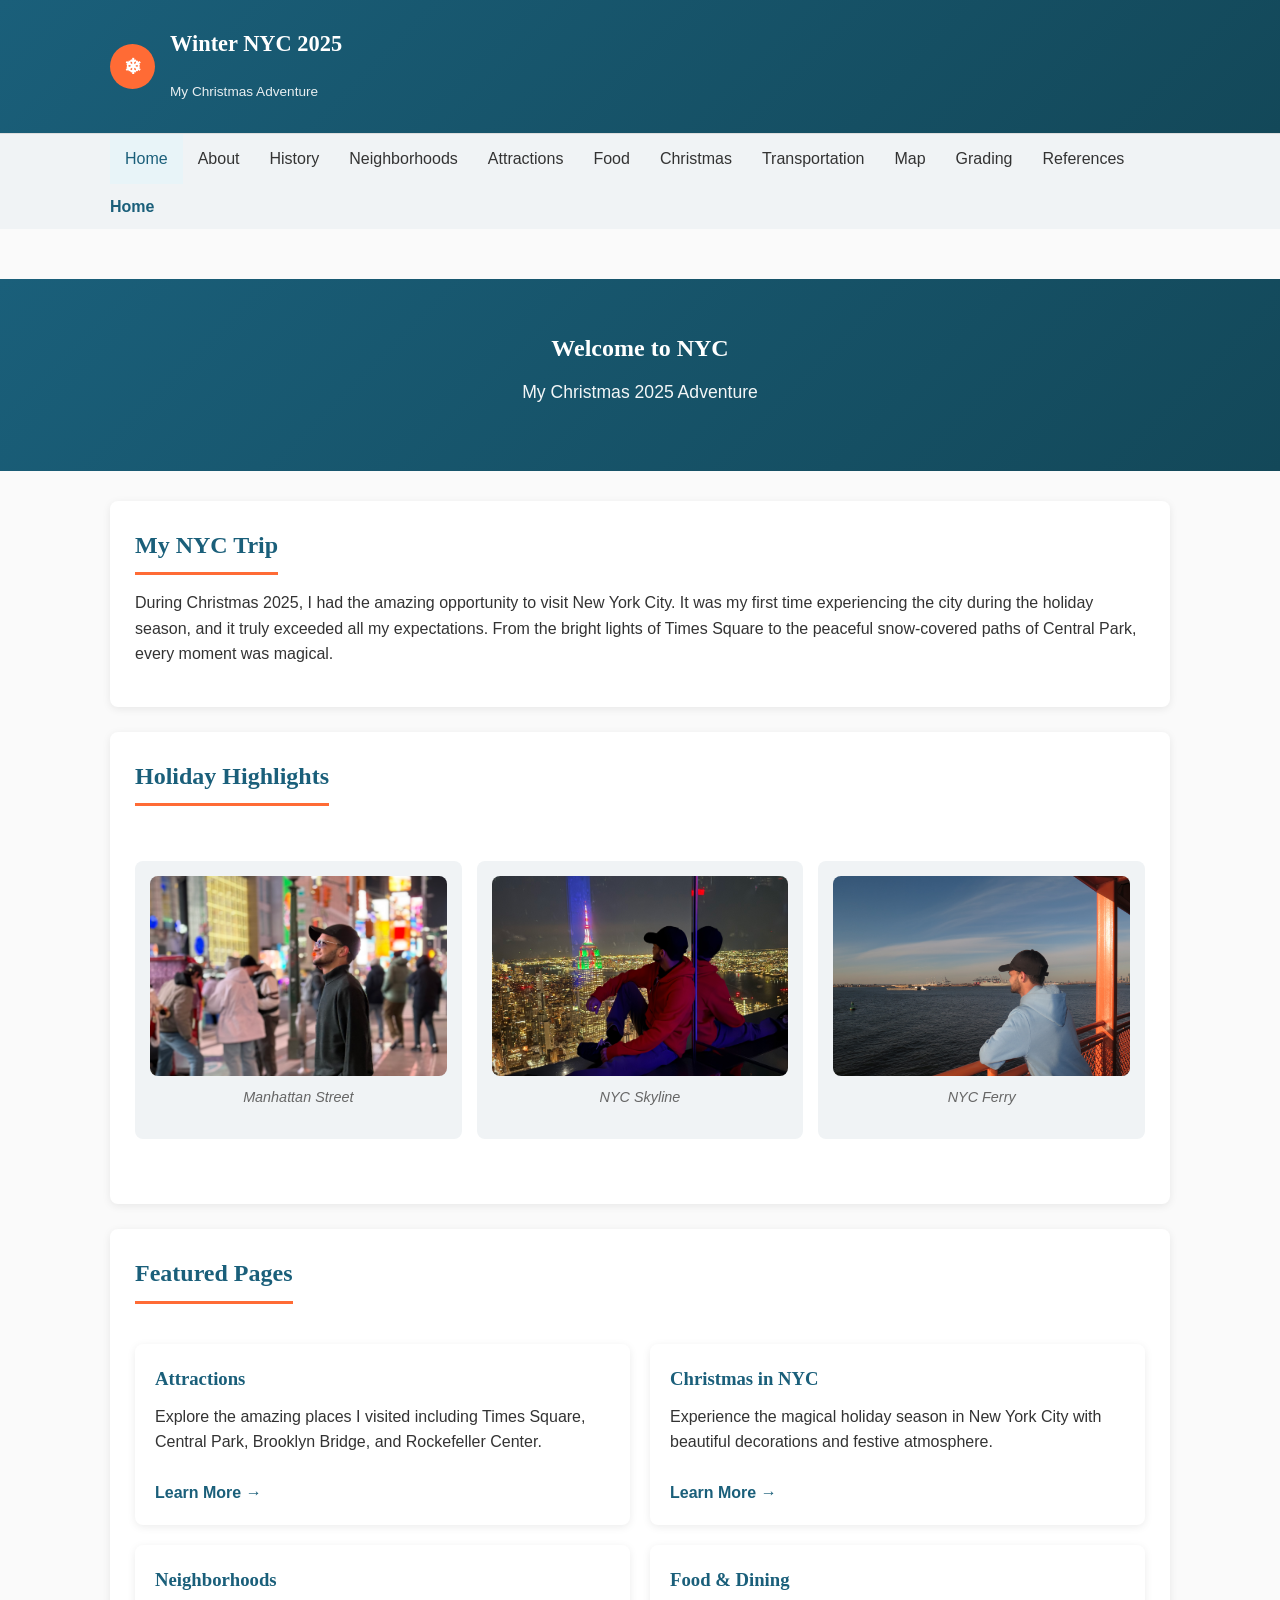
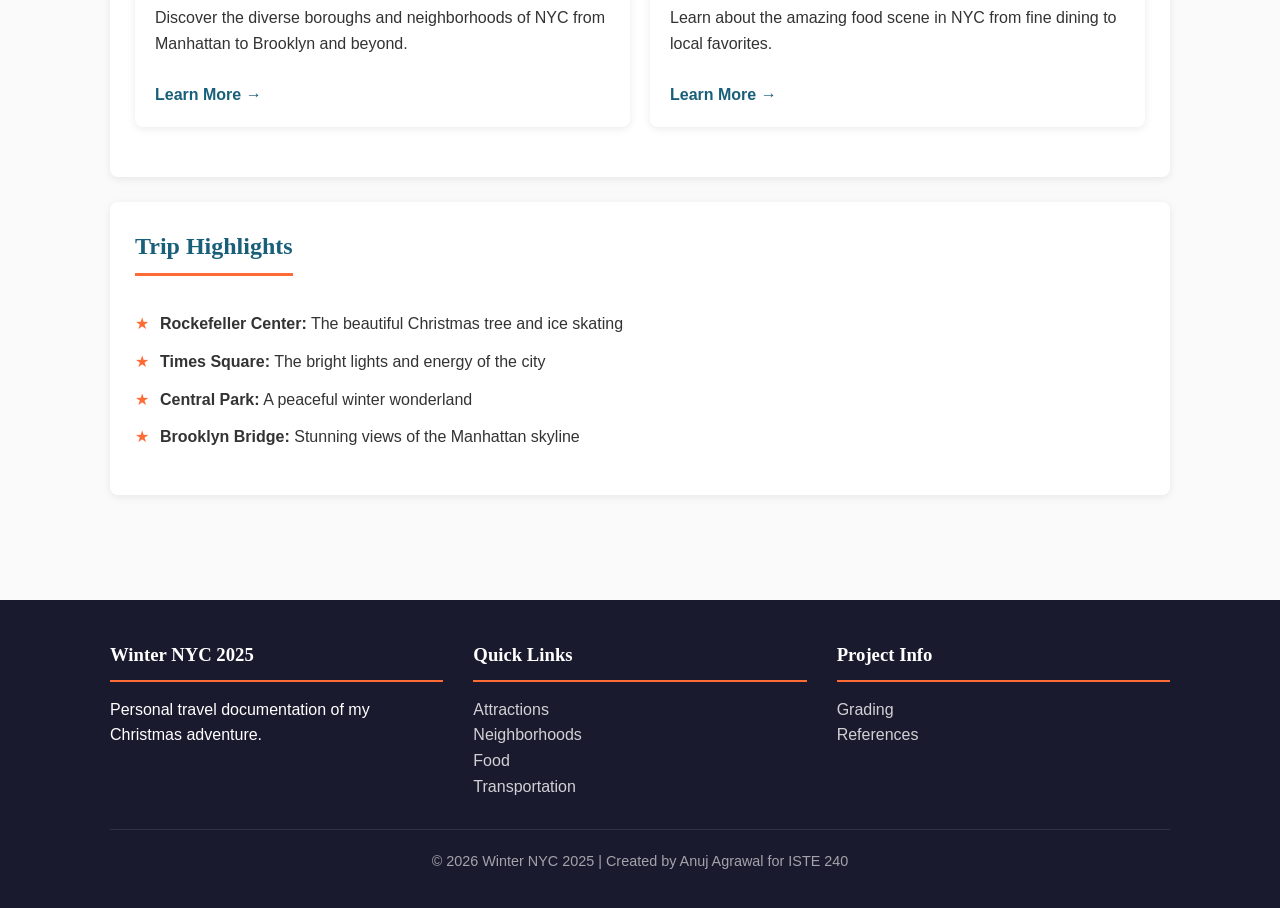
<file: index.html>
<!doctype html>
<html lang="en">
  <head>
    <meta charset="UTF-8" />
    <meta name="viewport" content="width=device-width, initial-scale=1.0" />
    <title>Home - Winter NYC 2025</title>
    <link rel="stylesheet" href="css/styles.css" />
  </head>
  <body>
    <header class="site-header">
      <div class="container">
        <div class="header-content">
          <div class="logo-section">
            <div class="logo">❄</div>
            <div>
              <h1 class="site-title">
                <a href="index.html">Winter NYC 2025</a>
              </h1>
              <p class="tagline">My Christmas Adventure</p>
            </div>
          </div>
        </div>
      </div>
    </header>

    <nav class="main-nav">
      <div class="container">
        <ul class="nav-list">
          <li><a href="index.html" class="active">Home</a></li>
          <li><a href="about.html">About</a></li>
          <li><a href="history.html">History</a></li>
          <li><a href="neighborhoods.html">Neighborhoods</a></li>
          <li class="dropdown">
            <a href="attractions.html">Attractions</a>
            <ul class="dropdown-menu">
              <li><a href="times-square.html">Times Square</a></li>
              <li><a href="central-park.html">Central Park</a></li>
              <li><a href="brooklyn-bridge.html">Brooklyn Bridge</a></li>
              <li><a href="rockefeller.html">Rockefeller Center</a></li>
            </ul>
          </li>
          <li><a href="food.html">Food</a></li>
          <li><a href="christmas.html">Christmas</a></li>
          <li><a href="transportation.html">Transportation</a></li>
          <li><a href="map.html">Map</a></li>
          <li><a href="grading.html">Grading</a></li>
          <li><a href="references.html">References</a></li>
        </ul>
      </div>
    </nav>

    <div class="breadcrumbs">
      <div class="container">
        <ul>
          <li class="you-are-here">Home</li>
        </ul>
      </div>
    </div>

    <main>
      <section class="page-hero">
        <div class="container">
          <h1>Welcome to NYC</h1>
          <p class="subtitle">My Christmas 2025 Adventure</p>
        </div>
      </section>

      <div class="container">
        <section class="feature-section">
          <h2>My NYC Trip</h2>
          <p>
            During Christmas 2025, I had the amazing opportunity to visit New
            York City. It was my first time experiencing the city during the
            holiday season, and it truly exceeded all my expectations. From the
            bright lights of Times Square to the peaceful snow-covered paths of
            Central Park, every moment was magical.
          </p>
        </section>

        <section class="feature-section">
          <h2>Holiday Highlights</h2>
          <div class="image-row" style="grid-template-columns: repeat(3, 1fr)">
            <div class="image-container">
              <img src="images/ManhattanStreet.jpeg" alt="Manhattan Street" />
              <p class="image-caption">Manhattan Street</p>
            </div>
            <div class="image-container">
              <img src="images/Skyline.jpeg" alt="NYC Skyline" />
              <p class="image-caption">NYC Skyline</p>
            </div>
            <div class="image-container">
              <img src="images/NYCFerry.jpeg" alt="NYC Ferry" />
              <p class="image-caption">NYC Ferry</p>
            </div>
          </div>
        </section>

        <section class="feature-section">
          <h2>Featured Pages</h2>
          <div
            class="content-grid"
            style="grid-template-columns: repeat(2, 1fr)"
          >
            <div class="content-card">
              <div class="card-content">
                <h3>Attractions</h3>
                <p>
                  Explore the amazing places I visited including Times Square,
                  Central Park, Brooklyn Bridge, and Rockefeller Center.
                </p>
                <a href="attractions.html" class="card-link">Learn More →</a>
              </div>
            </div>
            <div class="content-card">
              <div class="card-content">
                <h3>Christmas in NYC</h3>
                <p>
                  Experience the magical holiday season in New York City with
                  beautiful decorations and festive atmosphere.
                </p>
                <a href="christmas.html" class="card-link">Learn More →</a>
              </div>
            </div>
            <div class="content-card">
              <div class="card-content">
                <h3>Neighborhoods</h3>
                <p>
                  Discover the diverse boroughs and neighborhoods of NYC from
                  Manhattan to Brooklyn and beyond.
                </p>
                <a href="neighborhoods.html" class="card-link">Learn More →</a>
              </div>
            </div>
            <div class="content-card">
              <div class="card-content">
                <h3>Food & Dining</h3>
                <p>
                  Learn about the amazing food scene in NYC from fine dining to
                  local favorites.
                </p>
                <a href="food.html" class="card-link">Learn More →</a>
              </div>
            </div>
          </div>
        </section>

        <section class="feature-section">
          <h2>Trip Highlights</h2>
          <ul class="content-list">
            <li>
              <strong>Rockefeller Center:</strong> The beautiful Christmas tree
              and ice skating
            </li>
            <li>
              <strong>Times Square:</strong> The bright lights and energy of the
              city
            </li>
            <li><strong>Central Park:</strong> A peaceful winter wonderland</li>
            <li>
              <strong>Brooklyn Bridge:</strong> Stunning views of the Manhattan
              skyline
            </li>
          </ul>
        </section>
      </div>
    </main>

    <footer class="site-footer">
      <div class="container">
        <div class="footer-content">
          <div class="footer-section">
            <h3>Winter NYC 2025</h3>
            <p>Personal travel documentation of my Christmas adventure.</p>
          </div>
          <div class="footer-section">
            <h3>Quick Links</h3>
            <ul>
              <li><a href="attractions.html">Attractions</a></li>
              <li><a href="neighborhoods.html">Neighborhoods</a></li>
              <li><a href="food.html">Food</a></li>
              <li><a href="transportation.html">Transportation</a></li>
            </ul>
          </div>
          <div class="footer-section">
            <h3>Project Info</h3>
            <ul>
              <li><a href="grading.html">Grading</a></li>
              <li><a href="references.html">References</a></li>
            </ul>
          </div>
        </div>
        <div class="footer-bottom">
          <p>
            &copy; 2026 Winter NYC 2025 | Created by Anuj Agrawal for ISTE 240
          </p>
        </div>
      </div>
    </footer>
  </body>
</html>
</file>
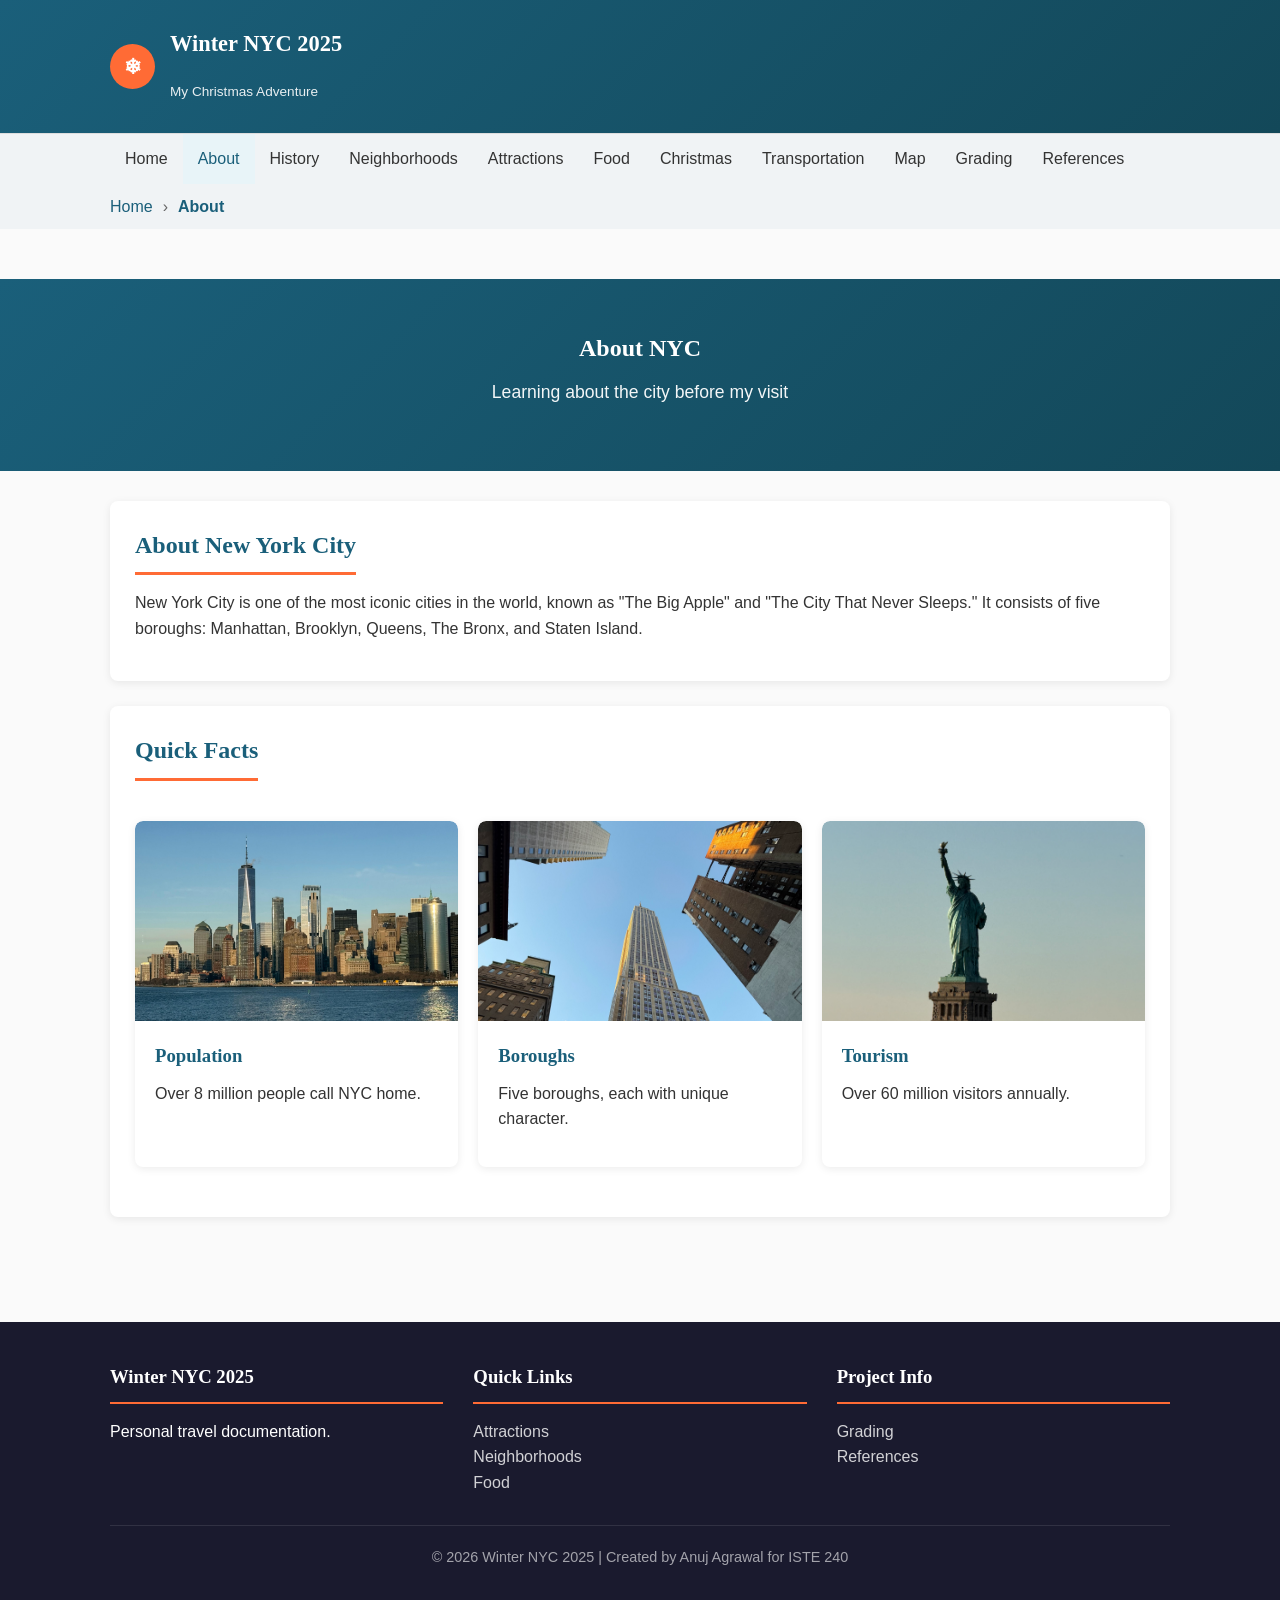
<file: about.html>
<!doctype html>
<html lang="en">
  <head>
    <meta charset="UTF-8" />
    <meta name="viewport" content="width=device-width, initial-scale=1.0" />
    <title>About - Winter NYC 2025</title>
    <link rel="stylesheet" href="css/styles.css" />
  </head>
  <body>
    <header class="site-header">
      <div class="container">
        <div class="header-content">
          <div class="logo-section">
            <div class="logo">❄</div>
            <div>
              <h1 class="site-title">
                <a href="index.html">Winter NYC 2025</a>
              </h1>
              <p class="tagline">My Christmas Adventure</p>
            </div>
          </div>
        </div>
      </div>
    </header>

    <nav class="main-nav">
      <div class="container">
        <ul class="nav-list">
          <li><a href="index.html">Home</a></li>
          <li><a href="about.html" class="active">About</a></li>
          <li><a href="history.html">History</a></li>
          <li><a href="neighborhoods.html">Neighborhoods</a></li>
          <li class="dropdown">
            <a href="attractions.html">Attractions</a>
            <ul class="dropdown-menu">
              <li><a href="times-square.html">Times Square</a></li>
              <li><a href="central-park.html">Central Park</a></li>
              <li><a href="brooklyn-bridge.html">Brooklyn Bridge</a></li>
              <li><a href="rockefeller.html">Rockefeller Center</a></li>
            </ul>
          </li>
          <li><a href="food.html">Food</a></li>
          <li><a href="christmas.html">Christmas</a></li>
          <li><a href="transportation.html">Transportation</a></li>
          <li><a href="map.html">Map</a></li>
          <li><a href="grading.html">Grading</a></li>
          <li><a href="references.html">References</a></li>
        </ul>
      </div>
    </nav>

    <div class="breadcrumbs">
      <div class="container">
        <ul>
          <li><a href="index.html">Home</a></li>
          <li class="you-are-here">About</li>
        </ul>
      </div>
    </div>

    <main>
      <section class="page-hero">
        <div class="container">
          <h1>About NYC</h1>
          <p class="subtitle">Learning about the city before my visit</p>
        </div>
      </section>

      <div class="container">
        <section class="feature-section">
          <h2>About New York City</h2>
          <p>
            New York City is one of the most iconic cities in the world, known
            as "The Big Apple" and "The City That Never Sleeps." It consists of
            five boroughs: Manhattan, Brooklyn, Queens, The Bronx, and Staten
            Island.
          </p>
        </section>

        <section class="feature-section">
          <h2>Quick Facts</h2>
          <div class="content-grid">
            <div class="content-card">
              <img src="images/Manhattan1.jpeg" alt="Manhattan" />
              <div class="card-content">
                <h3>Population</h3>
                <p>Over 8 million people call NYC home.</p>
              </div>
            </div>
            <div class="content-card">
              <img src="images/Manhattan2.jpeg" alt="Manhattan Skyline" />
              <div class="card-content">
                <h3>Boroughs</h3>
                <p>Five boroughs, each with unique character.</p>
              </div>
            </div>
            <div class="content-card">
              <img src="images/StatueofLiberty.jpeg" alt="Statue of Liberty" />
              <div class="card-content">
                <h3>Tourism</h3>
                <p>Over 60 million visitors annually.</p>
              </div>
            </div>
          </div>
        </section>
      </div>
    </main>

    <footer class="site-footer">
      <div class="container">
        <div class="footer-content">
          <div class="footer-section">
            <h3>Winter NYC 2025</h3>
            <p>Personal travel documentation.</p>
          </div>
          <div class="footer-section">
            <h3>Quick Links</h3>
            <ul>
              <li><a href="attractions.html">Attractions</a></li>
              <li><a href="neighborhoods.html">Neighborhoods</a></li>
              <li><a href="food.html">Food</a></li>
            </ul>
          </div>
          <div class="footer-section">
            <h3>Project Info</h3>
            <ul>
              <li><a href="grading.html">Grading</a></li>
              <li><a href="references.html">References</a></li>
            </ul>
          </div>
        </div>
        <div class="footer-bottom">
          <p>
            &copy; 2026 Winter NYC 2025 | Created by Anuj Agrawal for ISTE 240
          </p>
        </div>
      </div>
    </footer>
  </body>
</html>
</file>
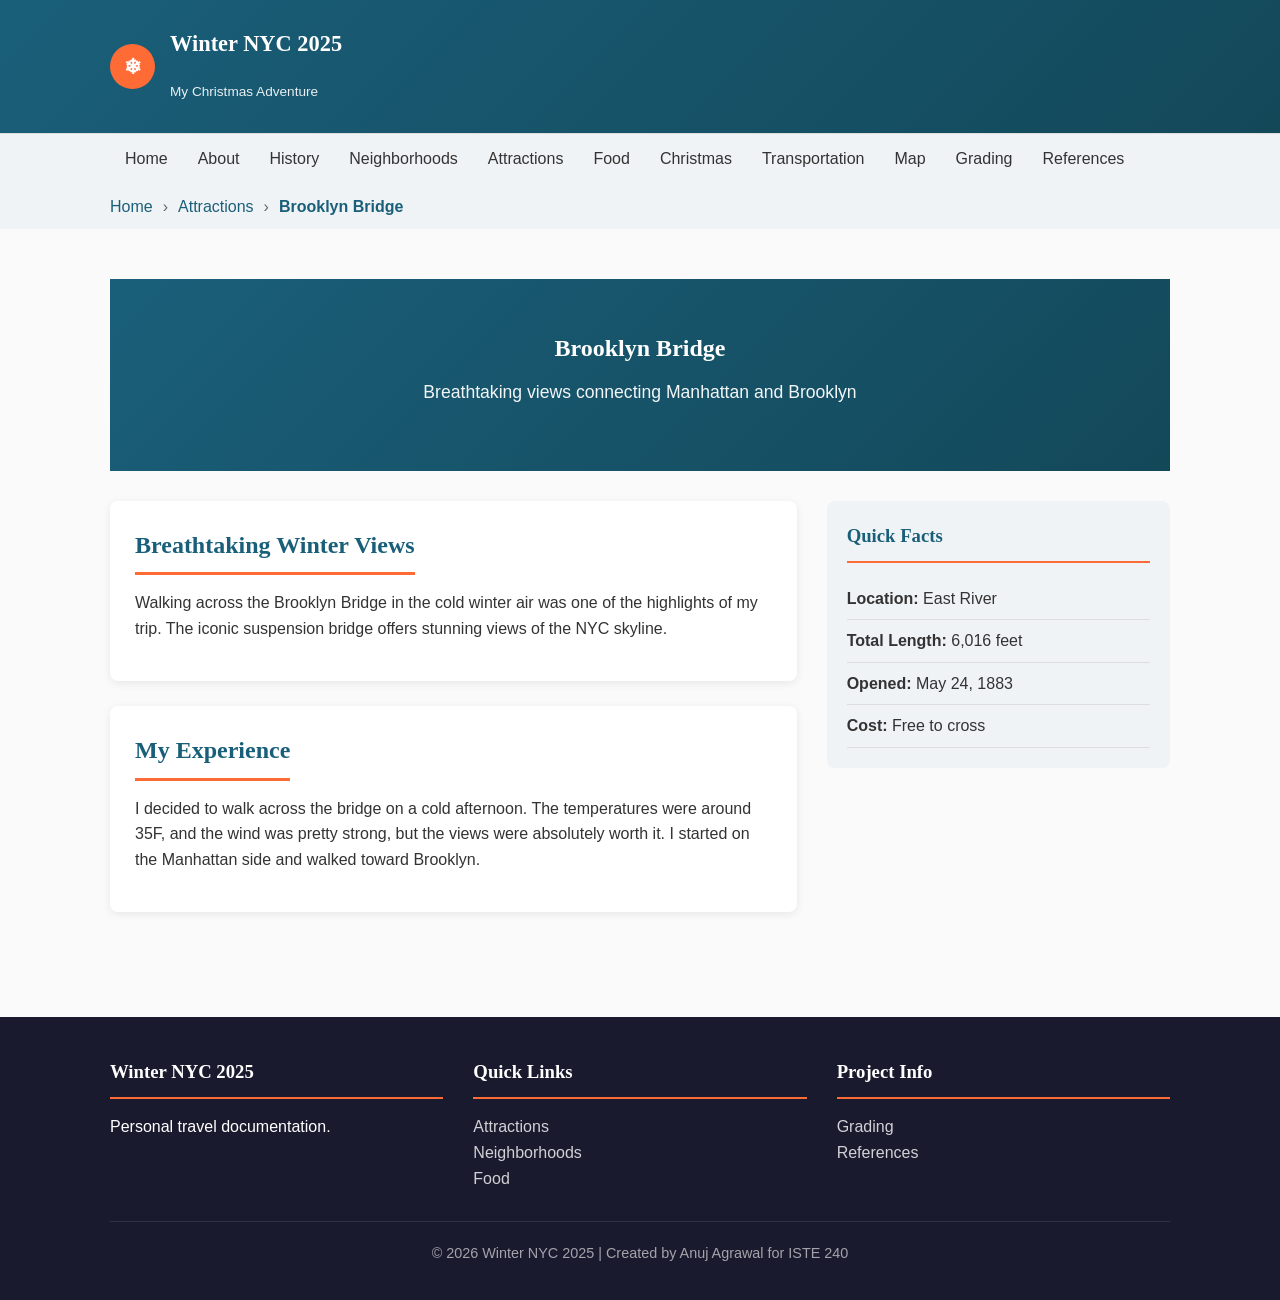
<file: brooklyn-bridge.html>
<!doctype html>
<html lang="en">
  <head>
    <meta charset="UTF-8" />
    <meta name="viewport" content="width=device-width, initial-scale=1.0" />
    <title>Brooklyn Bridge - Winter NYC 2025</title>
    <link rel="stylesheet" href="css/styles.css" />
  </head>
  <body>
    <header class="site-header">
      <div class="container">
        <div class="header-content">
          <div class="logo-section">
            <div class="logo">❄</div>
            <div>
              <h1 class="site-title">
                <a href="index.html">Winter NYC 2025</a>
              </h1>
              <p class="tagline">My Christmas Adventure</p>
            </div>
          </div>
        </div>
      </div>
    </header>

    <nav class="main-nav">
      <div class="container">
        <ul class="nav-list">
          <li><a href="index.html">Home</a></li>
          <li><a href="about.html">About</a></li>
          <li><a href="history.html">History</a></li>
          <li><a href="neighborhoods.html">Neighborhoods</a></li>
          <li class="dropdown">
            <a href="attractions.html">Attractions</a>
            <ul class="dropdown-menu">
              <li><a href="times-square.html">Times Square</a></li>
              <li><a href="central-park.html">Central Park</a></li>
              <li><a href="brooklyn-bridge.html">Brooklyn Bridge</a></li>
              <li><a href="rockefeller.html">Rockefeller Center</a></li>
            </ul>
          </li>
          <li><a href="food.html">Food</a></li>
          <li><a href="christmas.html">Christmas</a></li>
          <li><a href="transportation.html">Transportation</a></li>
          <li><a href="map.html">Map</a></li>
          <li><a href="grading.html">Grading</a></li>
          <li><a href="references.html">References</a></li>
        </ul>
      </div>
    </nav>

    <div class="breadcrumbs">
      <div class="container">
        <ul>
          <li><a href="index.html">Home</a></li>
          <li><a href="attractions.html">Attractions</a></li>
          <li class="you-are-here">Brooklyn Bridge</li>
        </ul>
      </div>
    </div>

    <main>
      <div class="container">
        <section class="page-hero">
          <h1>Brooklyn Bridge</h1>
          <p class="subtitle">
            Breathtaking views connecting Manhattan and Brooklyn
          </p>
        </section>

        <div class="attraction-content">
          <div class="main-content">
            <section class="feature-section">
              <h2>Breathtaking Winter Views</h2>
              <p>
                Walking across the Brooklyn Bridge in the cold winter air was
                one of the highlights of my trip. The iconic suspension bridge
                offers stunning views of the NYC skyline.
              </p>
            </section>

            <section class="feature-section">
              <h2>My Experience</h2>
              <p>
                I decided to walk across the bridge on a cold afternoon. The
                temperatures were around 35F, and the wind was pretty strong,
                but the views were absolutely worth it. I started on the
                Manhattan side and walked toward Brooklyn.
              </p>
            </section>
          </div>

          <aside class="sidebar-info">
            <h3>Quick Facts</h3>
            <ul>
              <li><strong>Location:</strong> East River</li>
              <li><strong>Total Length:</strong> 6,016 feet</li>
              <li><strong>Opened:</strong> May 24, 1883</li>
              <li><strong>Cost:</strong> Free to cross</li>
            </ul>
          </aside>
        </div>
      </div>
    </main>

    <footer class="site-footer">
      <div class="container">
        <div class="footer-content">
          <div class="footer-section">
            <h3>Winter NYC 2025</h3>
            <p>Personal travel documentation.</p>
          </div>
          <div class="footer-section">
            <h3>Quick Links</h3>
            <ul>
              <li><a href="attractions.html">Attractions</a></li>
              <li><a href="neighborhoods.html">Neighborhoods</a></li>
              <li><a href="food.html">Food</a></li>
            </ul>
          </div>
          <div class="footer-section">
            <h3>Project Info</h3>
            <ul>
              <li><a href="grading.html">Grading</a></li>
              <li><a href="references.html">References</a></li>
            </ul>
          </div>
        </div>
        <div class="footer-bottom">
          <p>
            &copy; 2026 Winter NYC 2025 | Created by Anuj Agrawal for ISTE 240
          </p>
        </div>
      </div>
    </footer>
  </body>
</html>
</file>
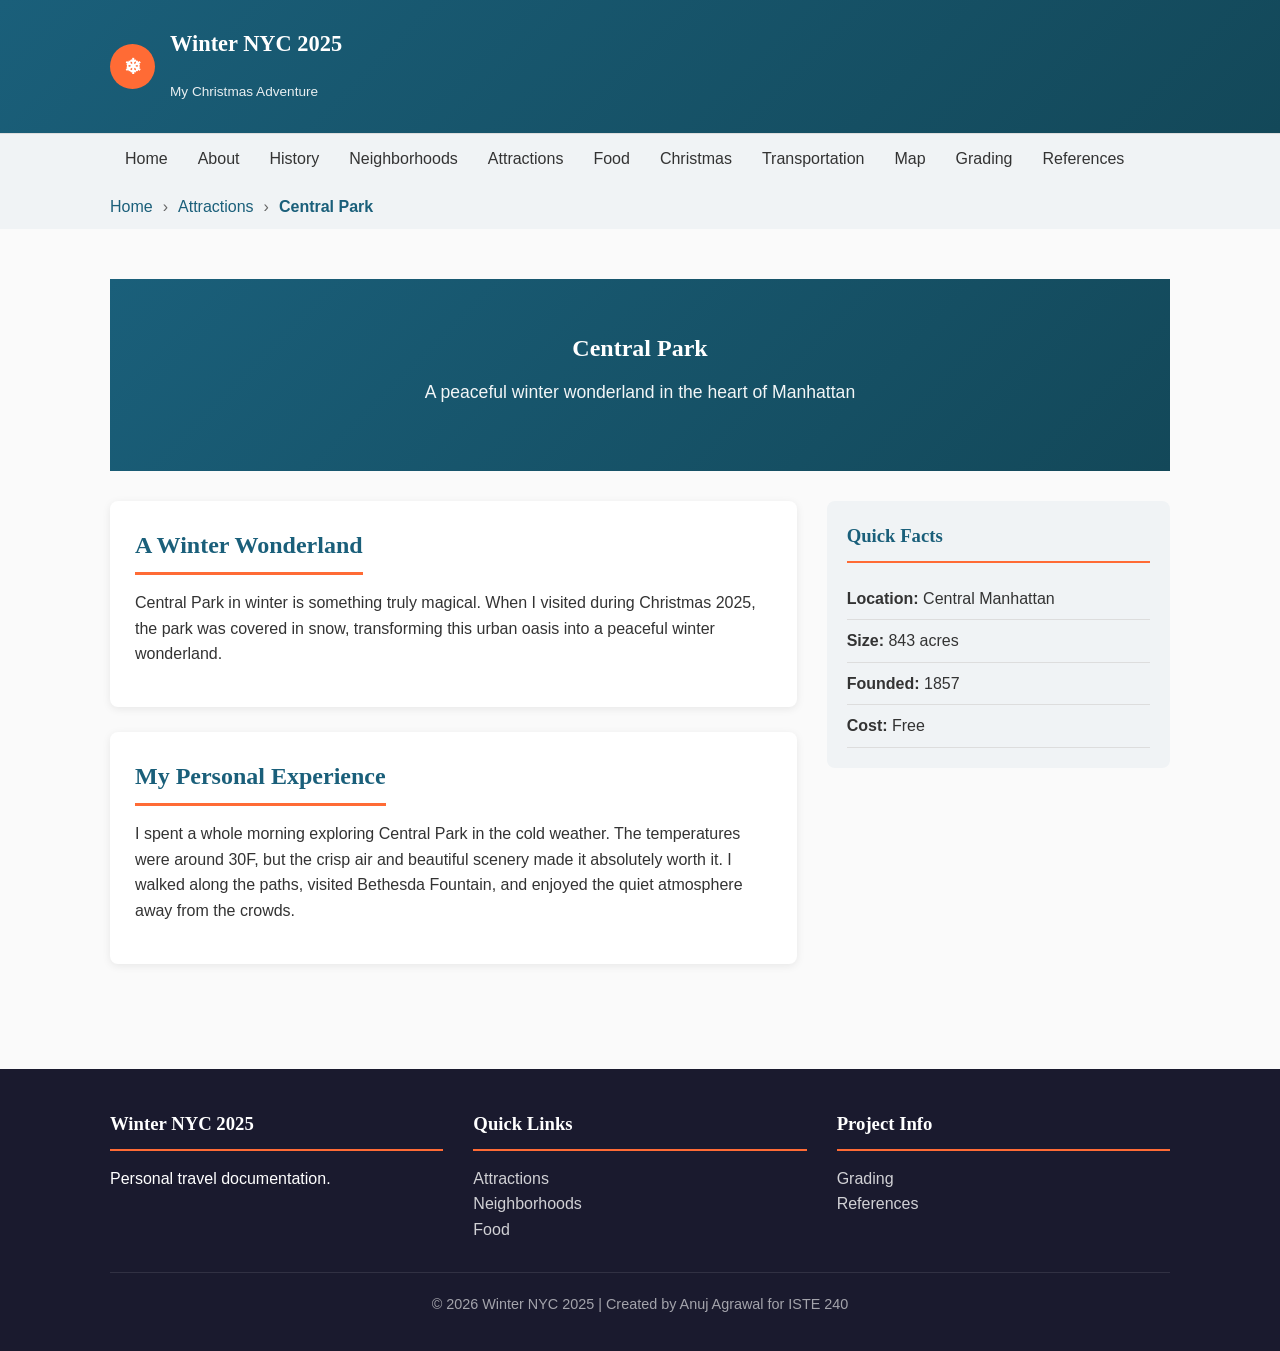
<file: central-park.html>
<!doctype html>
<html lang="en">
  <head>
    <meta charset="UTF-8" />
    <meta name="viewport" content="width=device-width, initial-scale=1.0" />
    <title>Central Park - Winter NYC 2025</title>
    <link rel="stylesheet" href="css/styles.css" />
  </head>
  <body>
    <header class="site-header">
      <div class="container">
        <div class="header-content">
          <div class="logo-section">
            <div class="logo">❄</div>
            <div>
              <h1 class="site-title">
                <a href="index.html">Winter NYC 2025</a>
              </h1>
              <p class="tagline">My Christmas Adventure</p>
            </div>
          </div>
        </div>
      </div>
    </header>

    <nav class="main-nav">
      <div class="container">
        <ul class="nav-list">
          <li><a href="index.html">Home</a></li>
          <li><a href="about.html">About</a></li>
          <li><a href="history.html">History</a></li>
          <li><a href="neighborhoods.html">Neighborhoods</a></li>
          <li class="dropdown">
            <a href="attractions.html">Attractions</a>
            <ul class="dropdown-menu">
              <li><a href="times-square.html">Times Square</a></li>
              <li><a href="central-park.html">Central Park</a></li>
              <li><a href="brooklyn-bridge.html">Brooklyn Bridge</a></li>
              <li><a href="rockefeller.html">Rockefeller Center</a></li>
            </ul>
          </li>
          <li><a href="food.html">Food</a></li>
          <li><a href="christmas.html">Christmas</a></li>
          <li><a href="transportation.html">Transportation</a></li>
          <li><a href="map.html">Map</a></li>
          <li><a href="grading.html">Grading</a></li>
          <li><a href="references.html">References</a></li>
        </ul>
      </div>
    </nav>

    <div class="breadcrumbs">
      <div class="container">
        <ul>
          <li><a href="index.html">Home</a></li>
          <li><a href="attractions.html">Attractions</a></li>
          <li class="you-are-here">Central Park</li>
        </ul>
      </div>
    </div>

    <main>
      <div class="container">
        <section class="page-hero">
          <h1>Central Park</h1>
          <p class="subtitle">
            A peaceful winter wonderland in the heart of Manhattan
          </p>
        </section>

        <div class="attraction-content">
          <div class="main-content">
            <section class="feature-section">
              <h2>A Winter Wonderland</h2>
              <p>
                Central Park in winter is something truly magical. When I
                visited during Christmas 2025, the park was covered in snow,
                transforming this urban oasis into a peaceful winter wonderland.
              </p>
            </section>

            <section class="feature-section">
              <h2>My Personal Experience</h2>
              <p>
                I spent a whole morning exploring Central Park in the cold
                weather. The temperatures were around 30F, but the crisp air and
                beautiful scenery made it absolutely worth it. I walked along
                the paths, visited Bethesda Fountain, and enjoyed the quiet
                atmosphere away from the crowds.
              </p>
            </section>
          </div>

          <aside class="sidebar-info">
            <h3>Quick Facts</h3>
            <ul>
              <li><strong>Location:</strong> Central Manhattan</li>
              <li><strong>Size:</strong> 843 acres</li>
              <li><strong>Founded:</strong> 1857</li>
              <li><strong>Cost:</strong> Free</li>
            </ul>
          </aside>
        </div>
      </div>
    </main>

    <footer class="site-footer">
      <div class="container">
        <div class="footer-content">
          <div class="footer-section">
            <h3>Winter NYC 2025</h3>
            <p>Personal travel documentation.</p>
          </div>
          <div class="footer-section">
            <h3>Quick Links</h3>
            <ul>
              <li><a href="attractions.html">Attractions</a></li>
              <li><a href="neighborhoods.html">Neighborhoods</a></li>
              <li><a href="food.html">Food</a></li>
            </ul>
          </div>
          <div class="footer-section">
            <h3>Project Info</h3>
            <ul>
              <li><a href="grading.html">Grading</a></li>
              <li><a href="references.html">References</a></li>
            </ul>
          </div>
        </div>
        <div class="footer-bottom">
          <p>
            &copy; 2026 Winter NYC 2025 | Created by Anuj Agrawal for ISTE 240
          </p>
        </div>
      </div>
    </footer>
  </body>
</html>
</file>
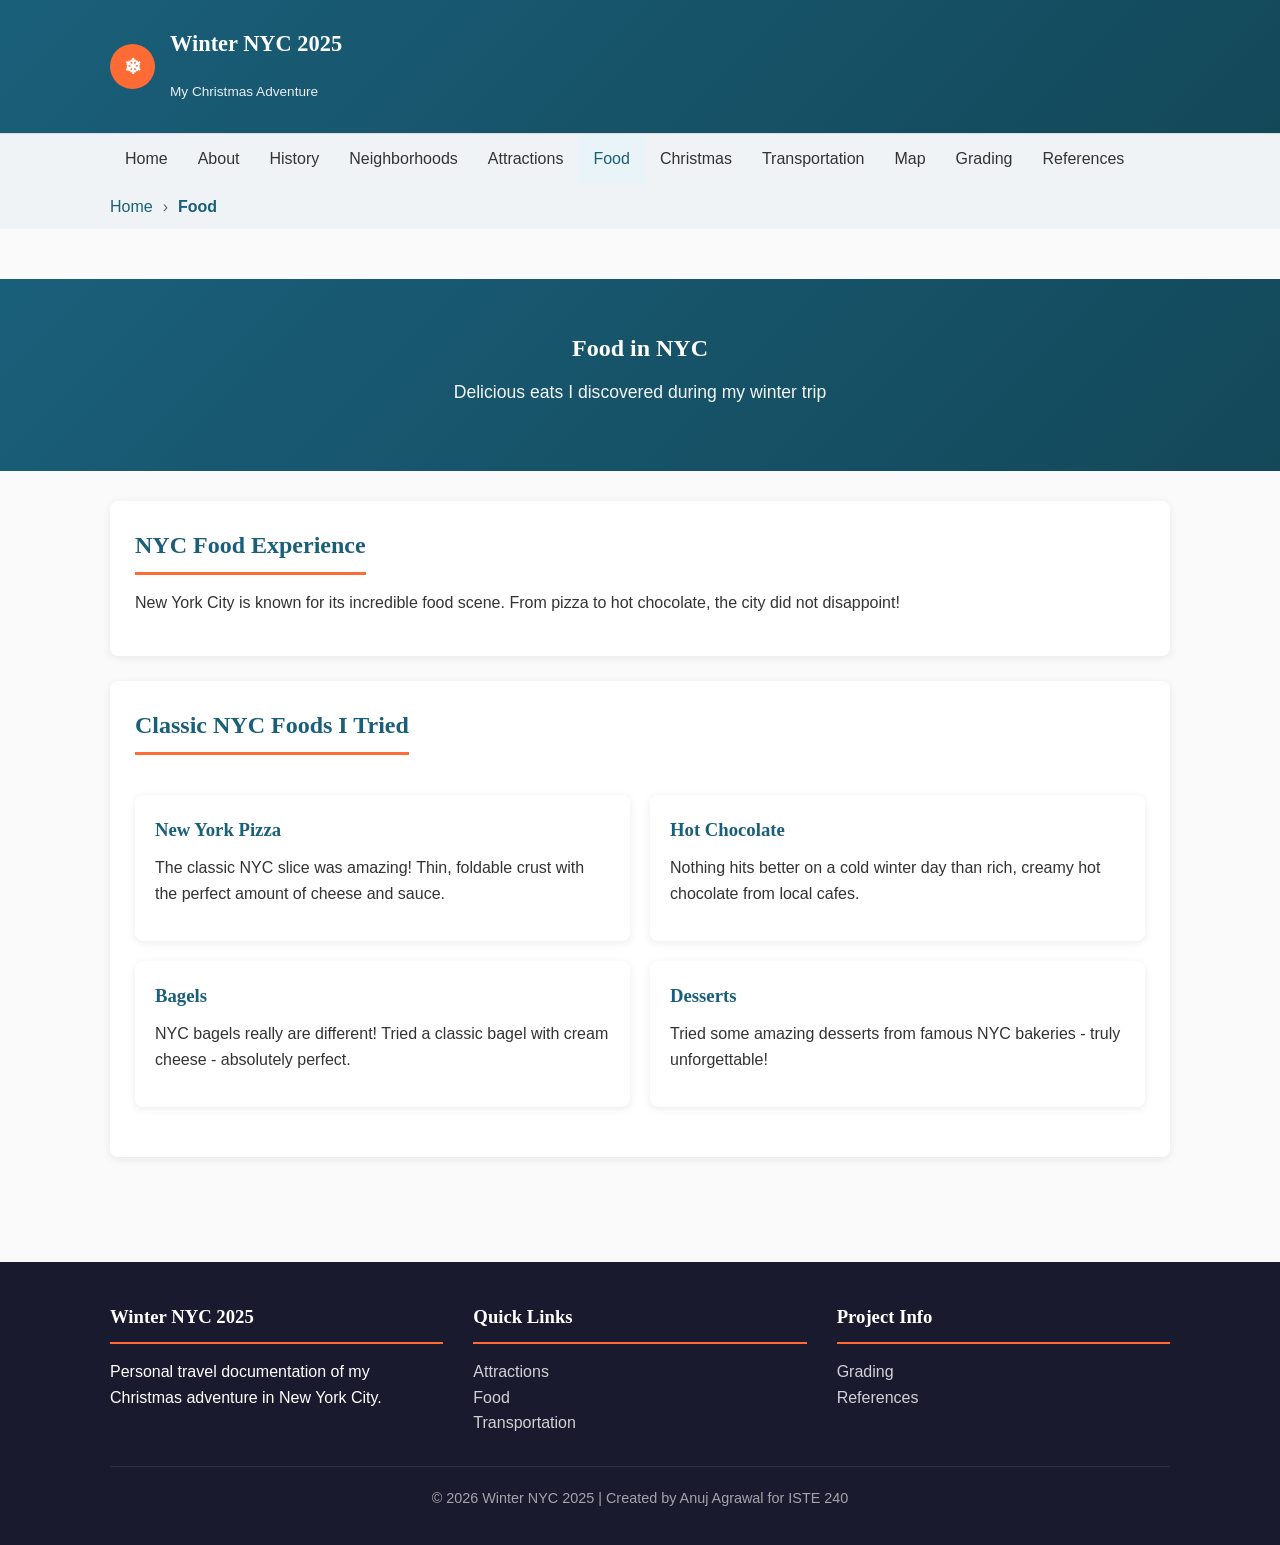
<file: food.html>
<!doctype html>
<html lang="en">
  <head>
    <meta charset="UTF-8" />
    <meta name="viewport" content="width=device-width, initial-scale=1.0" />
    <title>Food - Winter NYC 2025</title>
    <link rel="stylesheet" href="css/styles.css" />
  </head>
  <body>
    <header class="site-header">
      <div class="container">
        <div class="header-content">
          <div class="logo-section">
            <div class="logo">❄</div>
            <div>
              <h1 class="site-title">
                <a href="index.html">Winter NYC 2025</a>
              </h1>
              <p class="tagline">My Christmas Adventure</p>
            </div>
          </div>
        </div>
      </div>
    </header>

    <nav class="main-nav">
      <div class="container">
        <ul class="nav-list">
          <li><a href="index.html">Home</a></li>
          <li><a href="about.html">About</a></li>
          <li><a href="history.html">History</a></li>
          <li><a href="neighborhoods.html">Neighborhoods</a></li>
          <li class="dropdown">
            <a href="attractions.html">Attractions</a>
            <ul class="dropdown-menu">
              <li><a href="times-square.html">Times Square</a></li>
              <li><a href="central-park.html">Central Park</a></li>
              <li><a href="brooklyn-bridge.html">Brooklyn Bridge</a></li>
              <li><a href="rockefeller.html">Rockefeller Center</a></li>
            </ul>
          </li>
          <li><a href="food.html" class="active">Food</a></li>
          <li><a href="christmas.html">Christmas</a></li>
          <li><a href="transportation.html">Transportation</a></li>
          <li><a href="map.html">Map</a></li>
          <li><a href="grading.html">Grading</a></li>
          <li><a href="references.html">References</a></li>
        </ul>
      </div>
    </nav>

    <div class="breadcrumbs">
      <div class="container">
        <ul>
          <li><a href="index.html">Home</a></li>
          <li class="you-are-here">Food</li>
        </ul>
      </div>
    </div>

    <main>
      <section class="page-hero">
        <div class="container">
          <h1>Food in NYC</h1>
          <p class="subtitle">
            Delicious eats I discovered during my winter trip
          </p>
        </div>
      </section>

      <div class="container">
        <section class="feature-section">
          <h2>NYC Food Experience</h2>
          <p>
            New York City is known for its incredible food scene. From pizza to
            hot chocolate, the city did not disappoint!
          </p>
        </section>

        <section class="feature-section">
          <h2>Classic NYC Foods I Tried</h2>
          <div
            class="content-grid"
            style="grid-template-columns: repeat(2, 1fr)"
          >
            <div class="content-card">
              <div class="card-content">
                <h3>New York Pizza</h3>
                <p>
                  The classic NYC slice was amazing! Thin, foldable crust with
                  the perfect amount of cheese and sauce.
                </p>
              </div>
            </div>
            <div class="content-card">
              <div class="card-content">
                <h3>Hot Chocolate</h3>
                <p>
                  Nothing hits better on a cold winter day than rich, creamy hot
                  chocolate from local cafes.
                </p>
              </div>
            </div>
            <div class="content-card">
              <div class="card-content">
                <h3>Bagels</h3>
                <p>
                  NYC bagels really are different! Tried a classic bagel with
                  cream cheese - absolutely perfect.
                </p>
              </div>
            </div>
            <div class="content-card">
              <div class="card-content">
                <h3>Desserts</h3>
                <p>
                  Tried some amazing desserts from famous NYC bakeries - truly
                  unforgettable!
                </p>
              </div>
            </div>
          </div>
        </section>
      </div>
    </main>

    <footer class="site-footer">
      <div class="container">
        <div class="footer-content">
          <div class="footer-section">
            <h3>Winter NYC 2025</h3>
            <p>
              Personal travel documentation of my Christmas adventure in New
              York City.
            </p>
          </div>
          <div class="footer-section">
            <h3>Quick Links</h3>
            <ul>
              <li><a href="attractions.html">Attractions</a></li>
              <li><a href="food.html">Food</a></li>
              <li><a href="transportation.html">Transportation</a></li>
            </ul>
          </div>
          <div class="footer-section">
            <h3>Project Info</h3>
            <ul>
              <li><a href="grading.html">Grading</a></li>
              <li><a href="references.html">References</a></li>
            </ul>
          </div>
        </div>
        <div class="footer-bottom">
          <p>
            &copy; 2026 Winter NYC 2025 | Created by Anuj Agrawal for ISTE 240
          </p>
        </div>
      </div>
    </footer>
  </body>
</html>
</file>
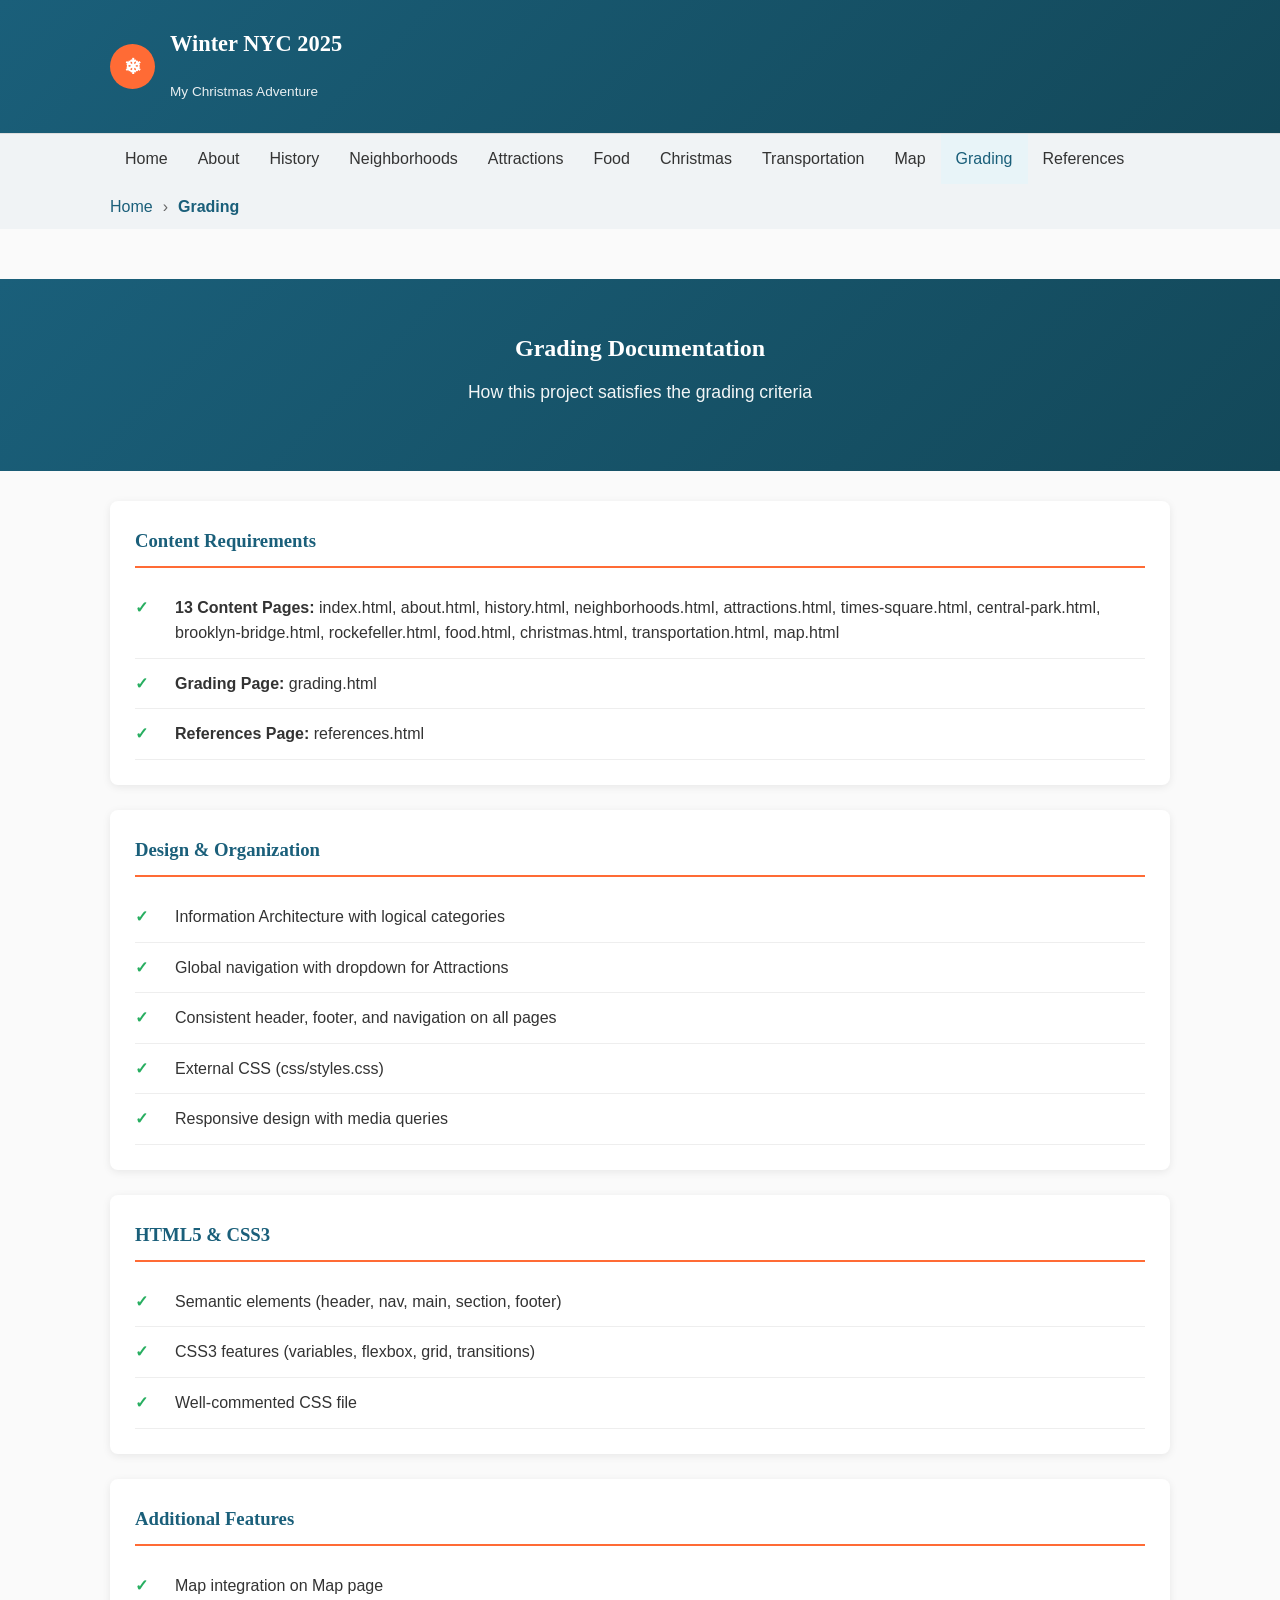
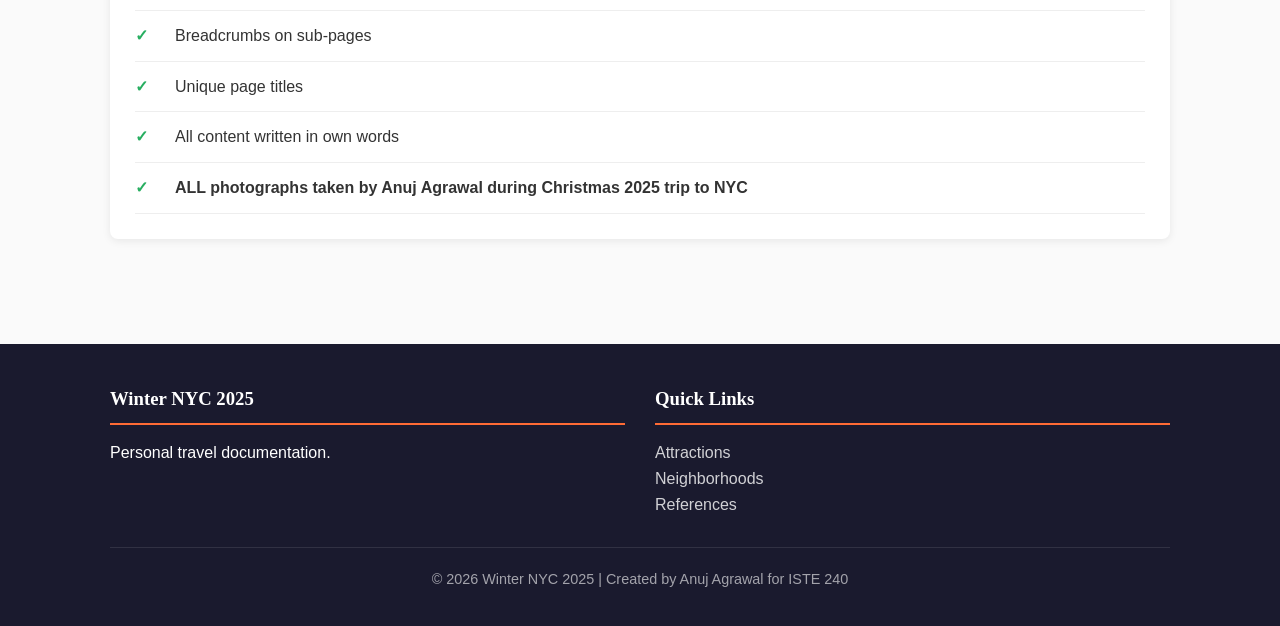
<file: grading.html>
<!doctype html>
<html lang="en">
  <head>
    <meta charset="UTF-8" />
    <meta name="viewport" content="width=device-width, initial-scale=1.0" />
    <title>Grading - Winter NYC 2025</title>
    <link rel="stylesheet" href="css/styles.css" />
  </head>
  <body>
    <header class="site-header">
      <div class="container">
        <div class="header-content">
          <div class="logo-section">
            <div class="logo">❄</div>
            <div>
              <h1 class="site-title">
                <a href="index.html">Winter NYC 2025</a>
              </h1>
              <p class="tagline">My Christmas Adventure</p>
            </div>
          </div>
        </div>
      </div>
    </header>

    <nav class="main-nav">
      <div class="container">
        <ul class="nav-list">
          <li><a href="index.html">Home</a></li>
          <li><a href="about.html">About</a></li>
          <li><a href="history.html">History</a></li>
          <li><a href="neighborhoods.html">Neighborhoods</a></li>
          <li class="dropdown">
            <a href="attractions.html">Attractions</a>
            <ul class="dropdown-menu">
              <li><a href="times-square.html">Times Square</a></li>
              <li><a href="central-park.html">Central Park</a></li>
              <li><a href="brooklyn-bridge.html">Brooklyn Bridge</a></li>
              <li><a href="rockefeller.html">Rockefeller Center</a></li>
            </ul>
          </li>
          <li><a href="food.html">Food</a></li>
          <li><a href="christmas.html">Christmas</a></li>
          <li><a href="transportation.html">Transportation</a></li>
          <li><a href="map.html">Map</a></li>
          <li><a href="grading.html" class="active">Grading</a></li>
          <li><a href="references.html">References</a></li>
        </ul>
      </div>
    </nav>

    <div class="breadcrumbs">
      <div class="container">
        <ul>
          <li><a href="index.html">Home</a></li>
          <li class="you-are-here">Grading</li>
        </ul>
      </div>
    </div>

    <main>
      <section class="page-hero">
        <div class="container">
          <h1>Grading Documentation</h1>
          <p class="subtitle">
            How this project satisfies the grading criteria
          </p>
        </div>
      </section>

      <div class="container">
        <section class="grade-category">
          <h3>Content Requirements</h3>
          <div class="grade-item">
            <span class="grade-check">✓</span>
            <span
              ><strong>13 Content Pages:</strong> index.html, about.html,
              history.html, neighborhoods.html, attractions.html,
              times-square.html, central-park.html, brooklyn-bridge.html,
              rockefeller.html, food.html, christmas.html, transportation.html,
              map.html</span
            >
          </div>
          <div class="grade-item">
            <span class="grade-check">✓</span>
            <span><strong>Grading Page:</strong> grading.html</span>
          </div>
          <div class="grade-item">
            <span class="grade-check">✓</span>
            <span><strong>References Page:</strong> references.html</span>
          </div>
        </section>

        <section class="grade-category">
          <h3>Design & Organization</h3>
          <div class="grade-item">
            <span class="grade-check">✓</span>
            <span>Information Architecture with logical categories</span>
          </div>
          <div class="grade-item">
            <span class="grade-check">✓</span>
            <span>Global navigation with dropdown for Attractions</span>
          </div>
          <div class="grade-item">
            <span class="grade-check">✓</span>
            <span>Consistent header, footer, and navigation on all pages</span>
          </div>
          <div class="grade-item">
            <span class="grade-check">✓</span>
            <span>External CSS (css/styles.css)</span>
          </div>
          <div class="grade-item">
            <span class="grade-check">✓</span>
            <span>Responsive design with media queries</span>
          </div>
        </section>

        <section class="grade-category">
          <h3>HTML5 & CSS3</h3>
          <div class="grade-item">
            <span class="grade-check">✓</span>
            <span>Semantic elements (header, nav, main, section, footer)</span>
          </div>
          <div class="grade-item">
            <span class="grade-check">✓</span>
            <span>CSS3 features (variables, flexbox, grid, transitions)</span>
          </div>
          <div class="grade-item">
            <span class="grade-check">✓</span>
            <span>Well-commented CSS file</span>
          </div>
        </section>

        <section class="grade-category">
          <h3>Additional Features</h3>
          <div class="grade-item">
            <span class="grade-check">✓</span>
            <span>Map integration on Map page</span>
          </div>
          <div class="grade-item">
            <span class="grade-check">✓</span>
            <span>Breadcrumbs on sub-pages</span>
          </div>
          <div class="grade-item">
            <span class="grade-check">✓</span>
            <span>Unique page titles</span>
          </div>
          <div class="grade-item">
            <span class="grade-check">✓</span>
            <span>All content written in own words</span>
          </div>
          <div class="grade-item">
            <span class="grade-check">✓</span>
            <span
              ><strong
                >ALL photographs taken by Anuj Agrawal during Christmas 2025
                trip to NYC</strong
              ></span
            >
          </div>
        </section>
      </div>
    </main>

    <footer class="site-footer">
      <div class="container">
        <div class="footer-content">
          <div class="footer-section">
            <h3>Winter NYC 2025</h3>
            <p>Personal travel documentation.</p>
          </div>
          <div class="footer-section">
            <h3>Quick Links</h3>
            <ul>
              <li><a href="attractions.html">Attractions</a></li>
              <li><a href="neighborhoods.html">Neighborhoods</a></li>
              <li><a href="references.html">References</a></li>
            </ul>
          </div>
        </div>
        <div class="footer-bottom">
          <p>
            &copy; 2026 Winter NYC 2025 | Created by Anuj Agrawal for ISTE 240
          </p>
        </div>
      </div>
    </footer>
  </body>
</html>
</file>
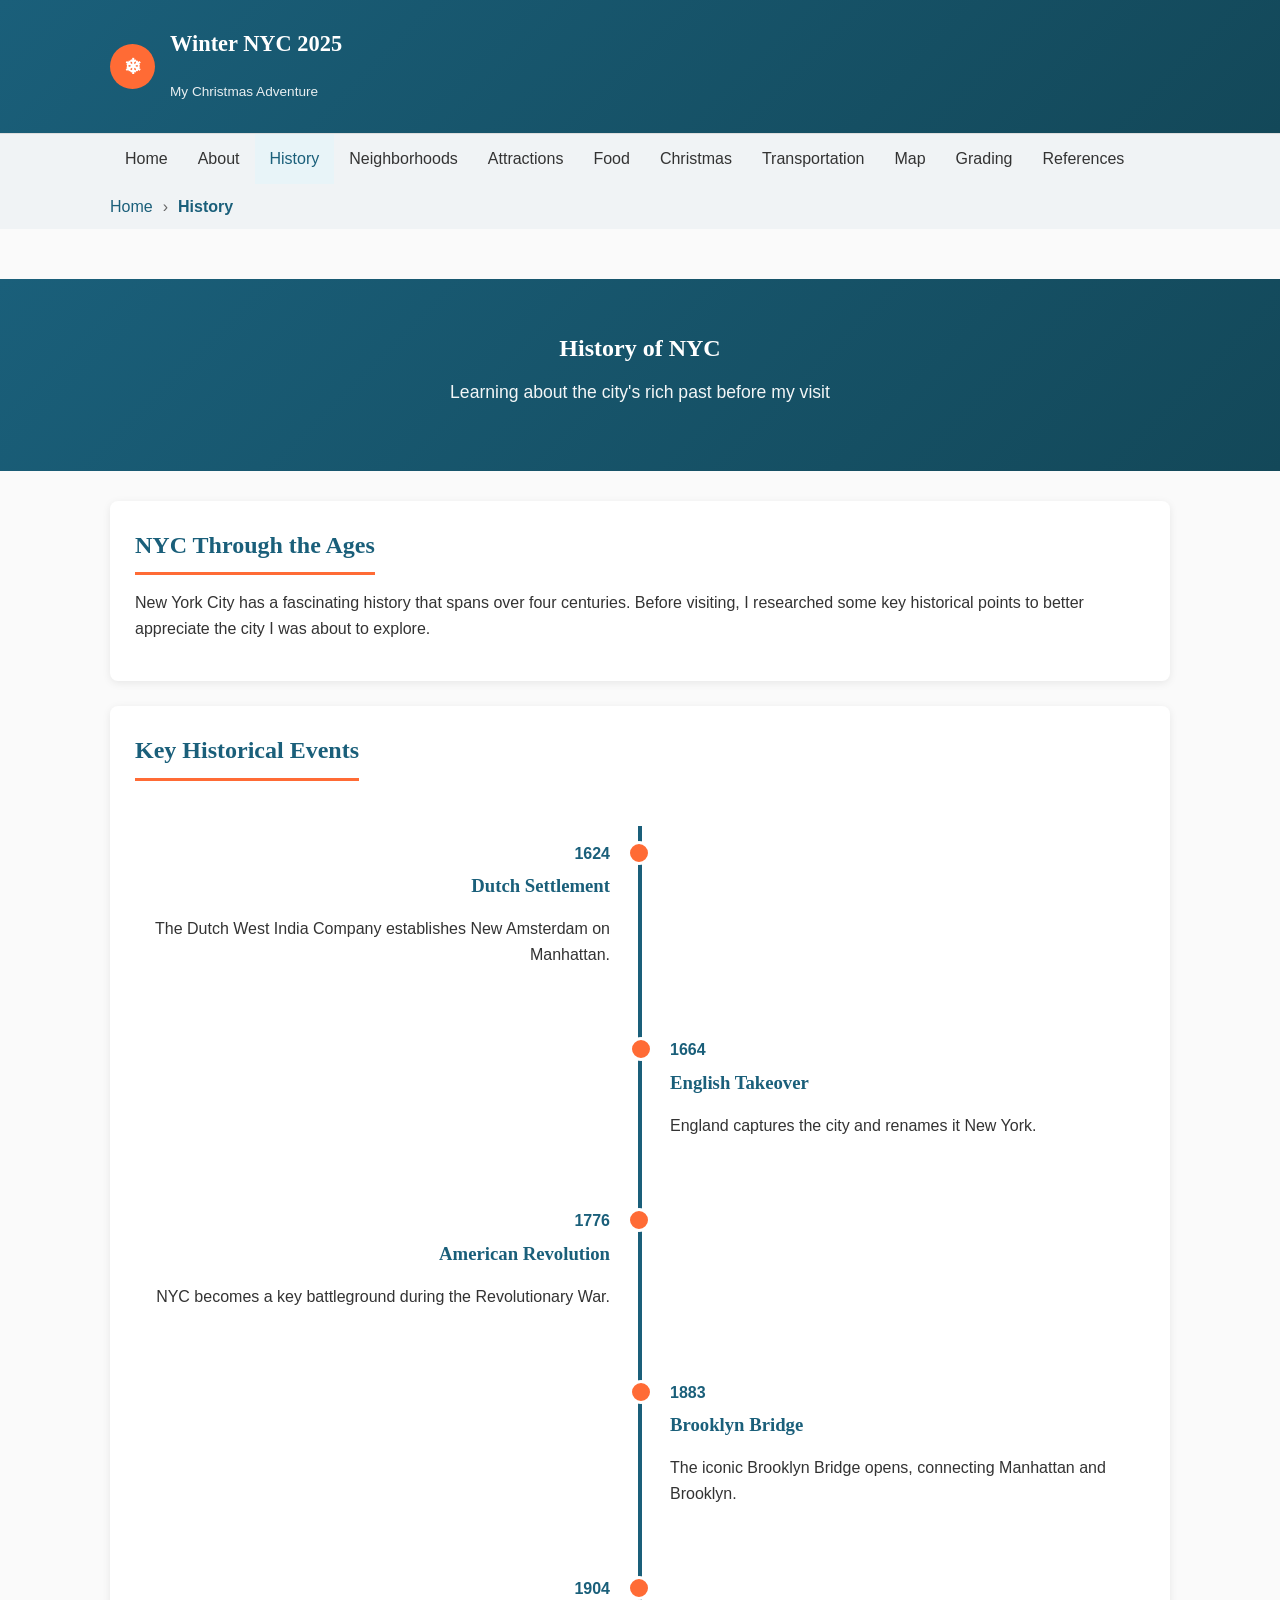
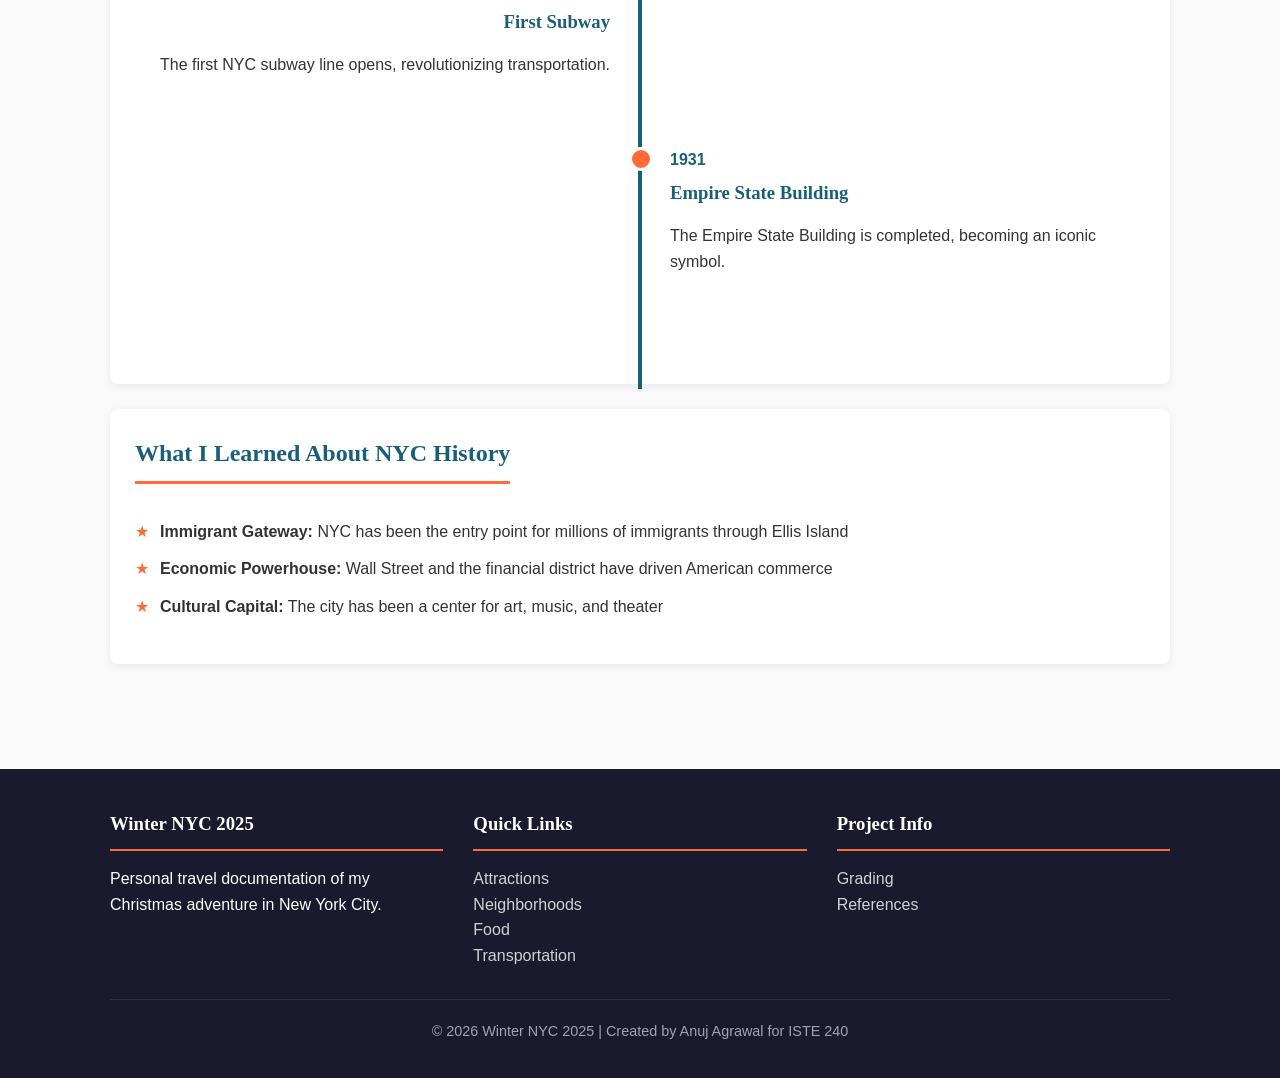
<file: history.html>
<!doctype html>
<html lang="en">
  <head>
    <meta charset="UTF-8" />
    <meta name="viewport" content="width=device-width, initial-scale=1.0" />
    <title>History of NYC - Winter NYC 2025</title>
    <link rel="stylesheet" href="css/styles.css" />
  </head>
  <body>
    <header class="site-header">
      <div class="container">
        <div class="header-content">
          <div class="logo-section">
            <div class="logo">❄</div>
            <div>
              <h1 class="site-title">
                <a href="index.html">Winter NYC 2025</a>
              </h1>
              <p class="tagline">My Christmas Adventure</p>
            </div>
          </div>
        </div>
      </div>
    </header>

    <nav class="main-nav">
      <div class="container">
        <ul class="nav-list">
          <li><a href="index.html">Home</a></li>
          <li><a href="about.html">About</a></li>
          <li><a href="history.html" class="active">History</a></li>
          <li><a href="neighborhoods.html">Neighborhoods</a></li>
          <li class="dropdown">
            <a href="attractions.html">Attractions</a>
            <ul class="dropdown-menu">
              <li><a href="times-square.html">Times Square</a></li>
              <li><a href="central-park.html">Central Park</a></li>
              <li><a href="brooklyn-bridge.html">Brooklyn Bridge</a></li>
              <li><a href="rockefeller.html">Rockefeller Center</a></li>
            </ul>
          </li>
          <li><a href="food.html">Food</a></li>
          <li><a href="christmas.html">Christmas</a></li>
          <li><a href="transportation.html">Transportation</a></li>
          <li><a href="map.html">Map</a></li>
          <li><a href="grading.html">Grading</a></li>
          <li><a href="references.html">References</a></li>
        </ul>
      </div>
    </nav>

    <div class="breadcrumbs">
      <div class="container">
        <ul>
          <li><a href="index.html">Home</a></li>
          <li class="you-are-here">History</li>
        </ul>
      </div>
    </div>

    <main>
      <section class="page-hero">
        <div class="container">
          <h1>History of NYC</h1>
          <p class="subtitle">
            Learning about the city's rich past before my visit
          </p>
        </div>
      </section>

      <div class="container">
        <section class="feature-section">
          <h2>NYC Through the Ages</h2>
          <p>
            New York City has a fascinating history that spans over four
            centuries. Before visiting, I researched some key historical points
            to better appreciate the city I was about to explore.
          </p>
        </section>

        <section class="feature-section">
          <h2>Key Historical Events</h2>
          <div class="timeline">
            <div class="timeline-item">
              <div class="timeline-date">1624</div>
              <h3>Dutch Settlement</h3>
              <p>
                The Dutch West India Company establishes New Amsterdam on
                Manhattan.
              </p>
            </div>
            <div class="timeline-item">
              <div class="timeline-date">1664</div>
              <h3>English Takeover</h3>
              <p>England captures the city and renames it New York.</p>
            </div>
            <div class="timeline-item">
              <div class="timeline-date">1776</div>
              <h3>American Revolution</h3>
              <p>
                NYC becomes a key battleground during the Revolutionary War.
              </p>
            </div>
            <div class="timeline-item">
              <div class="timeline-date">1883</div>
              <h3>Brooklyn Bridge</h3>
              <p>
                The iconic Brooklyn Bridge opens, connecting Manhattan and
                Brooklyn.
              </p>
            </div>
            <div class="timeline-item">
              <div class="timeline-date">1904</div>
              <h3>First Subway</h3>
              <p>
                The first NYC subway line opens, revolutionizing transportation.
              </p>
            </div>
            <div class="timeline-item">
              <div class="timeline-date">1931</div>
              <h3>Empire State Building</h3>
              <p>
                The Empire State Building is completed, becoming an iconic
                symbol.
              </p>
            </div>
          </div>
        </section>

        <section class="feature-section">
          <h2>What I Learned About NYC History</h2>
          <ul class="content-list">
            <li>
              <strong>Immigrant Gateway:</strong> NYC has been the entry point
              for millions of immigrants through Ellis Island
            </li>
            <li>
              <strong>Economic Powerhouse:</strong> Wall Street and the
              financial district have driven American commerce
            </li>
            <li>
              <strong>Cultural Capital:</strong> The city has been a center for
              art, music, and theater
            </li>
          </ul>
        </section>
      </div>
    </main>

    <footer class="site-footer">
      <div class="container">
        <div class="footer-content">
          <div class="footer-section">
            <h3>Winter NYC 2025</h3>
            <p>
              Personal travel documentation of my Christmas adventure in New
              York City.
            </p>
          </div>
          <div class="footer-section">
            <h3>Quick Links</h3>
            <ul>
              <li><a href="attractions.html">Attractions</a></li>
              <li><a href="neighborhoods.html">Neighborhoods</a></li>
              <li><a href="food.html">Food</a></li>
              <li><a href="transportation.html">Transportation</a></li>
            </ul>
          </div>
          <div class="footer-section">
            <h3>Project Info</h3>
            <ul>
              <li><a href="grading.html">Grading</a></li>
              <li><a href="references.html">References</a></li>
            </ul>
          </div>
        </div>
        <div class="footer-bottom">
          <p>
            &copy; 2026 Winter NYC 2025 | Created by Anuj Agrawal for ISTE 240
          </p>
        </div>
      </div>
    </footer>
  </body>
</html>
</file>
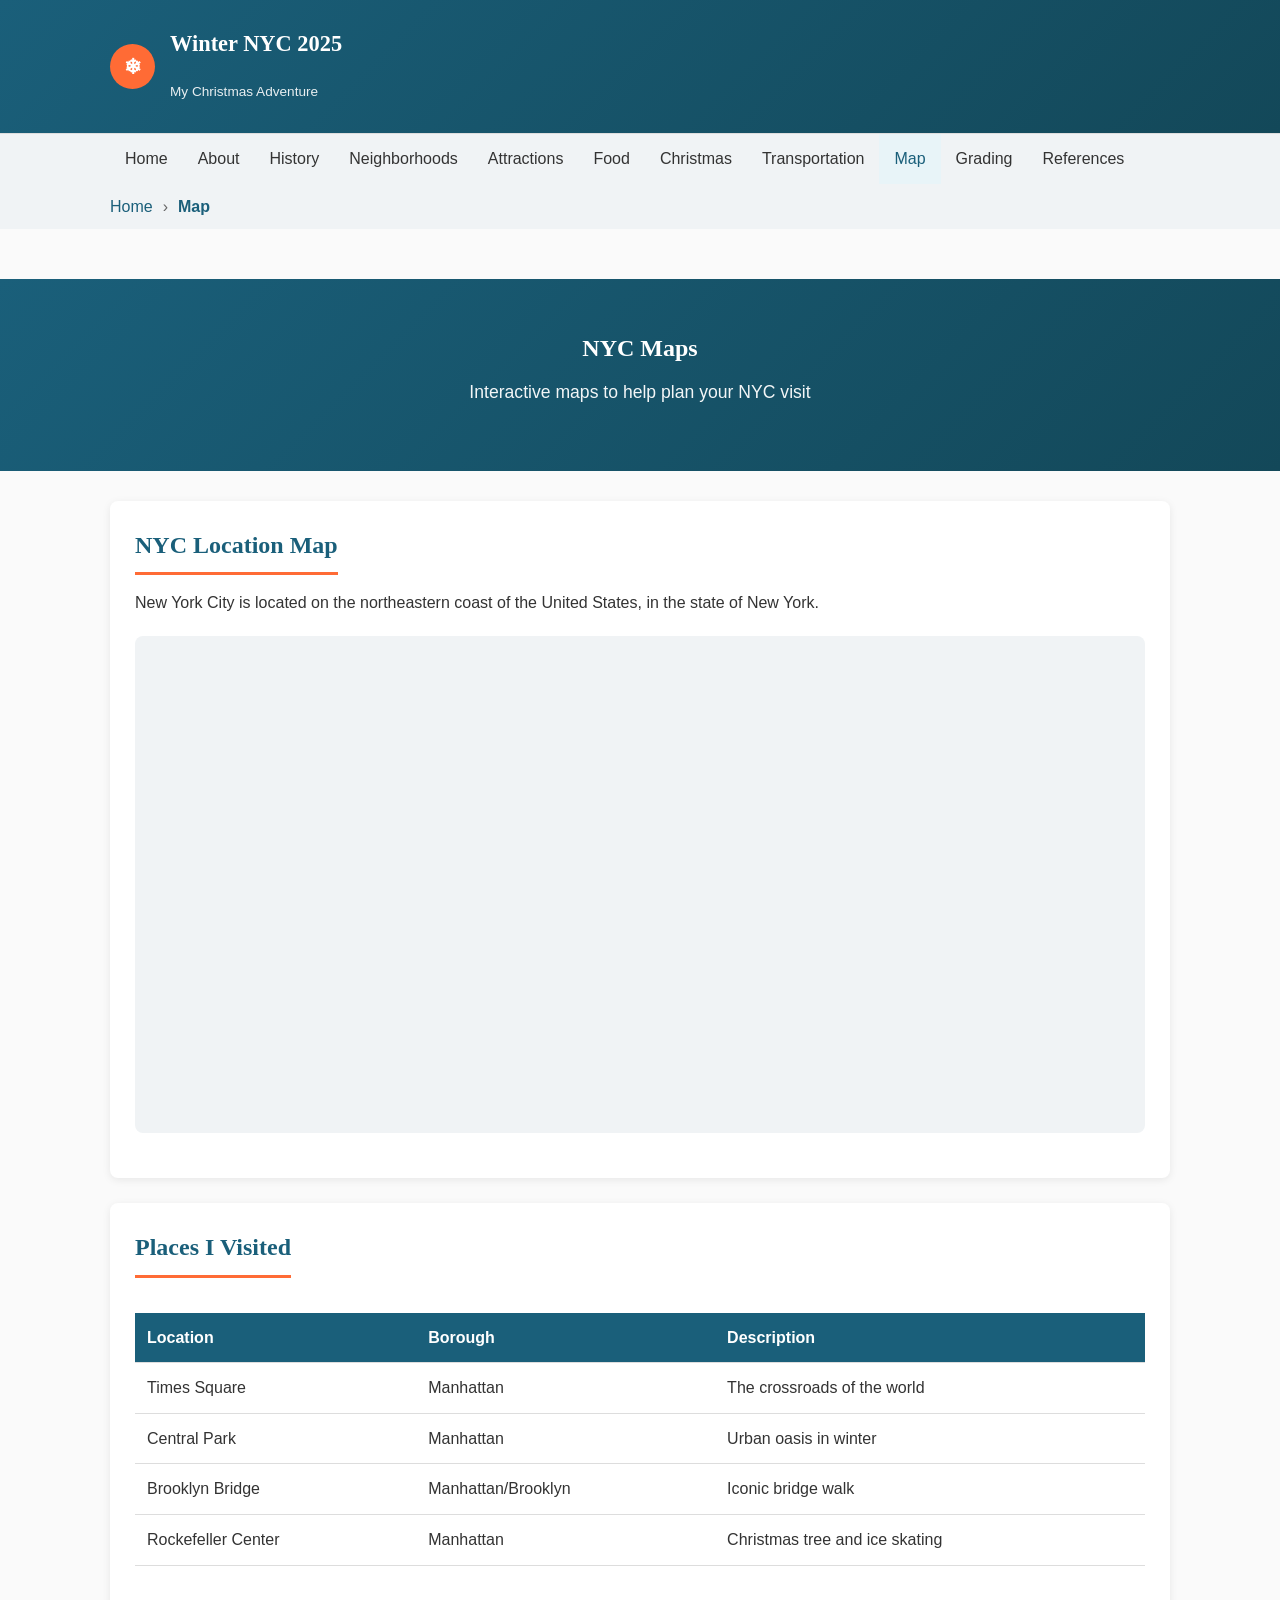
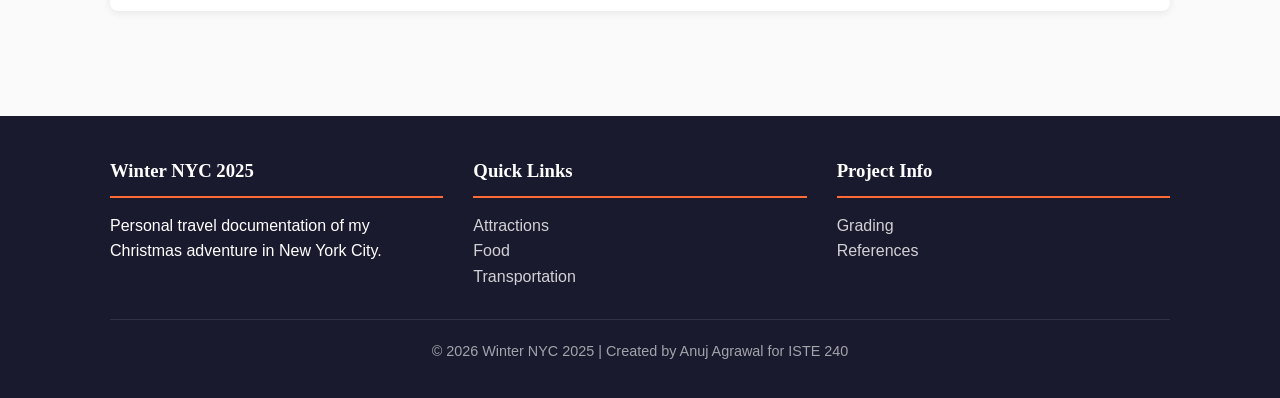
<file: map.html>
<!doctype html>
<html lang="en">
  <head>
    <meta charset="UTF-8" />
    <meta name="viewport" content="width=device-width, initial-scale=1.0" />
    <title>Map - Winter NYC 2025</title>
    <link rel="stylesheet" href="css/styles.css" />
  </head>
  <body>
    <header class="site-header">
      <div class="container">
        <div class="header-content">
          <div class="logo-section">
            <div class="logo">❄</div>
            <div>
              <h1 class="site-title">
                <a href="index.html">Winter NYC 2025</a>
              </h1>
              <p class="tagline">My Christmas Adventure</p>
            </div>
          </div>
        </div>
      </div>
    </header>

    <nav class="main-nav">
      <div class="container">
        <ul class="nav-list">
          <li><a href="index.html">Home</a></li>
          <li><a href="about.html">About</a></li>
          <li><a href="history.html">History</a></li>
          <li><a href="neighborhoods.html">Neighborhoods</a></li>
          <li class="dropdown">
            <a href="attractions.html">Attractions</a>
            <ul class="dropdown-menu">
              <li><a href="times-square.html">Times Square</a></li>
              <li><a href="central-park.html">Central Park</a></li>
              <li><a href="brooklyn-bridge.html">Brooklyn Bridge</a></li>
              <li><a href="rockefeller.html">Rockefeller Center</a></li>
            </ul>
          </li>
          <li><a href="food.html">Food</a></li>
          <li><a href="christmas.html">Christmas</a></li>
          <li><a href="transportation.html">Transportation</a></li>
          <li><a href="map.html" class="active">Map</a></li>
          <li><a href="grading.html">Grading</a></li>
          <li><a href="references.html">References</a></li>
        </ul>
      </div>
    </nav>

    <div class="breadcrumbs">
      <div class="container">
        <ul>
          <li><a href="index.html">Home</a></li>
          <li class="you-are-here">Map</li>
        </ul>
      </div>
    </div>

    <main>
      <section class="page-hero">
        <div class="container">
          <h1>NYC Maps</h1>
          <p class="subtitle">Interactive maps to help plan your NYC visit</p>
        </div>
      </section>

      <div class="container">
        <section class="feature-section">
          <h2>NYC Location Map</h2>
          <p>
            New York City is located on the northeastern coast of the United
            States, in the state of New York.
          </p>

          <div class="map-container">
            <iframe
              src="https://www.google.com/maps/embed?pb=!1m18!1m12!1m3!1d193595.15830869428!2d-74.119763973046!3d40.69766374874431!2m3!1f0!2f0!3f0!3m2!1i1024!2i768!4f13.1!3m3!1m2!1s0x89c24fa5d33f083b%3A0xc80b8f06e177fe62!2sNew%20York%20City%2C%20NY!5e0!3m2!1sen!2sus!4v1645564756836!5m2!1sen!2sus"
              width="100%"
              height="450"
              style="border: 0"
              allowfullscreen=""
              loading="lazy"
            >
            </iframe>
          </div>
        </section>

        <section class="feature-section">
          <h2>Places I Visited</h2>
          <table class="data-table">
            <thead>
              <tr>
                <th>Location</th>
                <th>Borough</th>
                <th>Description</th>
              </tr>
            </thead>
            <tbody>
              <tr>
                <td>Times Square</td>
                <td>Manhattan</td>
                <td>The crossroads of the world</td>
              </tr>
              <tr>
                <td>Central Park</td>
                <td>Manhattan</td>
                <td>Urban oasis in winter</td>
              </tr>
              <tr>
                <td>Brooklyn Bridge</td>
                <td>Manhattan/Brooklyn</td>
                <td>Iconic bridge walk</td>
              </tr>
              <tr>
                <td>Rockefeller Center</td>
                <td>Manhattan</td>
                <td>Christmas tree and ice skating</td>
              </tr>
            </tbody>
          </table>
        </section>
      </div>
    </main>

    <footer class="site-footer">
      <div class="container">
        <div class="footer-content">
          <div class="footer-section">
            <h3>Winter NYC 2025</h3>
            <p>
              Personal travel documentation of my Christmas adventure in New
              York City.
            </p>
          </div>
          <div class="footer-section">
            <h3>Quick Links</h3>
            <ul>
              <li><a href="attractions.html">Attractions</a></li>
              <li><a href="food.html">Food</a></li>
              <li><a href="transportation.html">Transportation</a></li>
            </ul>
          </div>
          <div class="footer-section">
            <h3>Project Info</h3>
            <ul>
              <li><a href="grading.html">Grading</a></li>
              <li><a href="references.html">References</a></li>
            </ul>
          </div>
        </div>
        <div class="footer-bottom">
          <p>
            &copy; 2026 Winter NYC 2025 | Created by Anuj Agrawal for ISTE 240
          </p>
        </div>
      </div>
    </footer>
  </body>
</html>
</file>
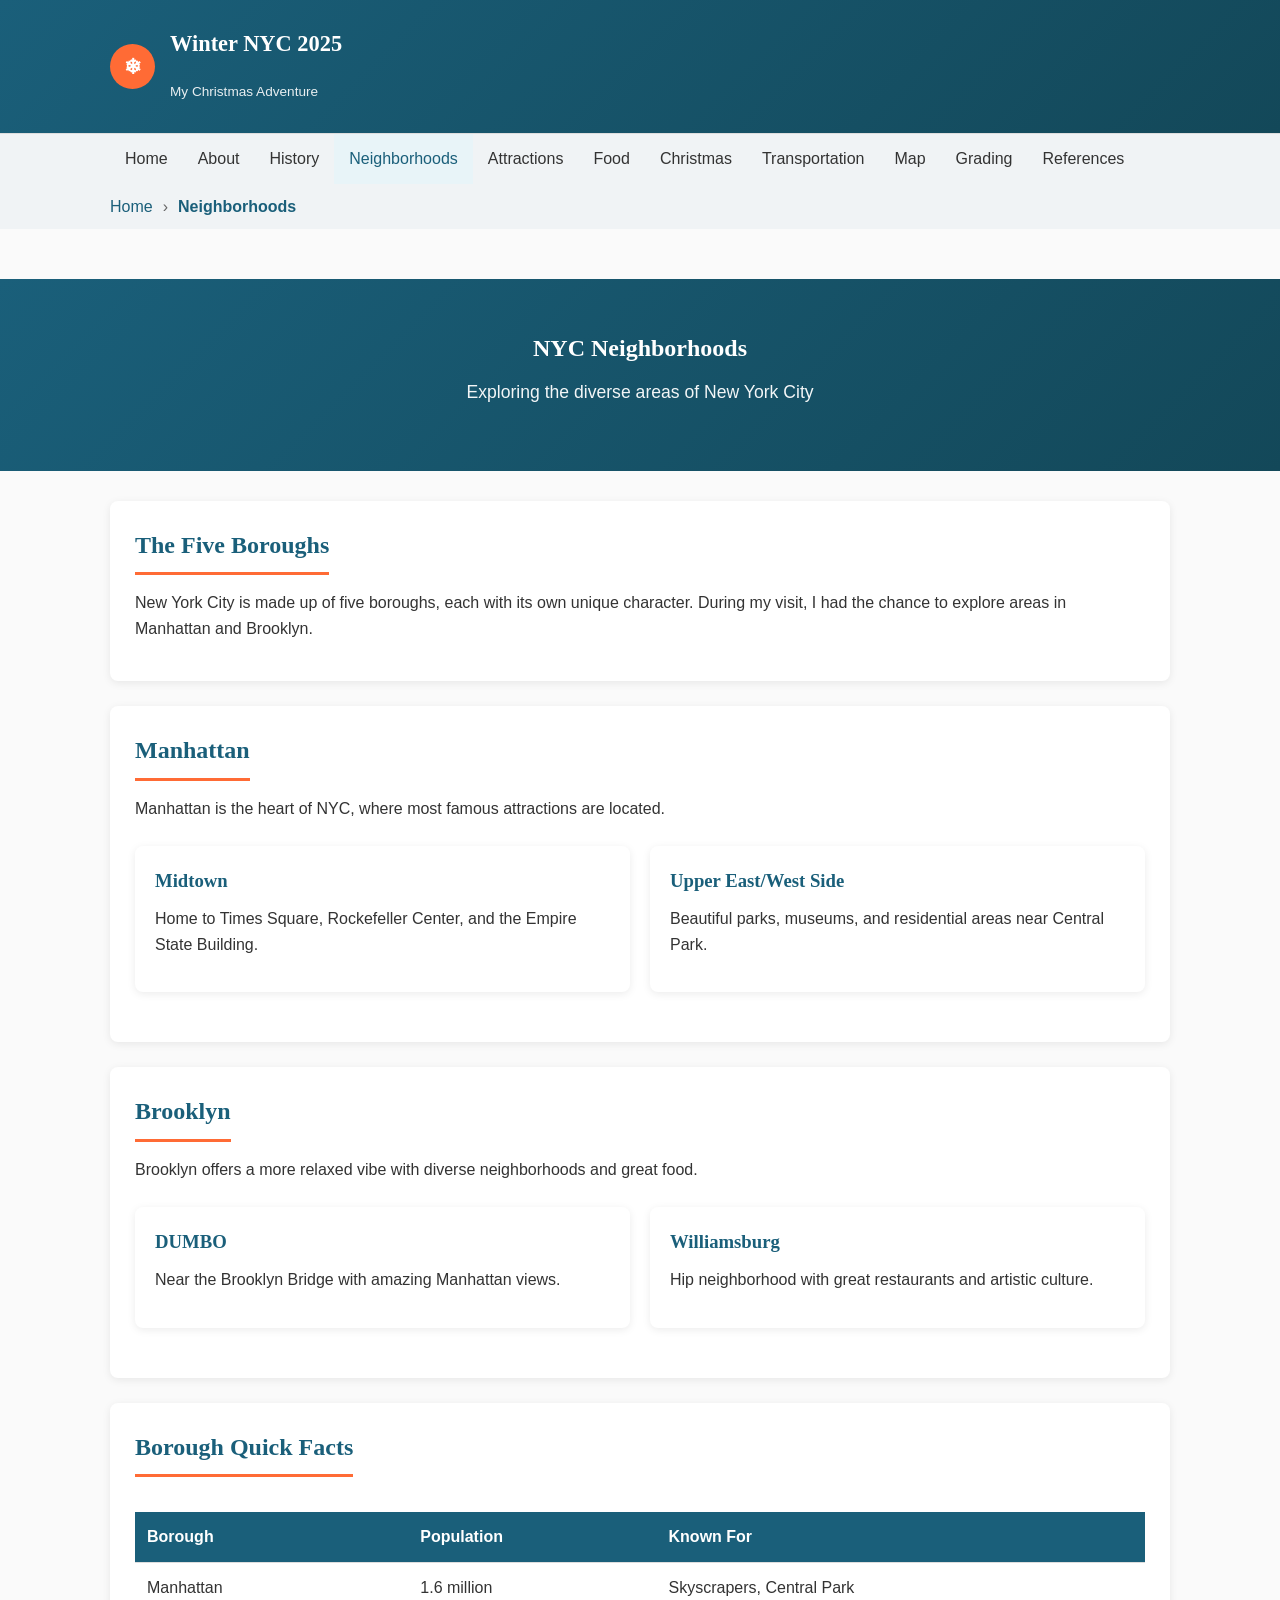
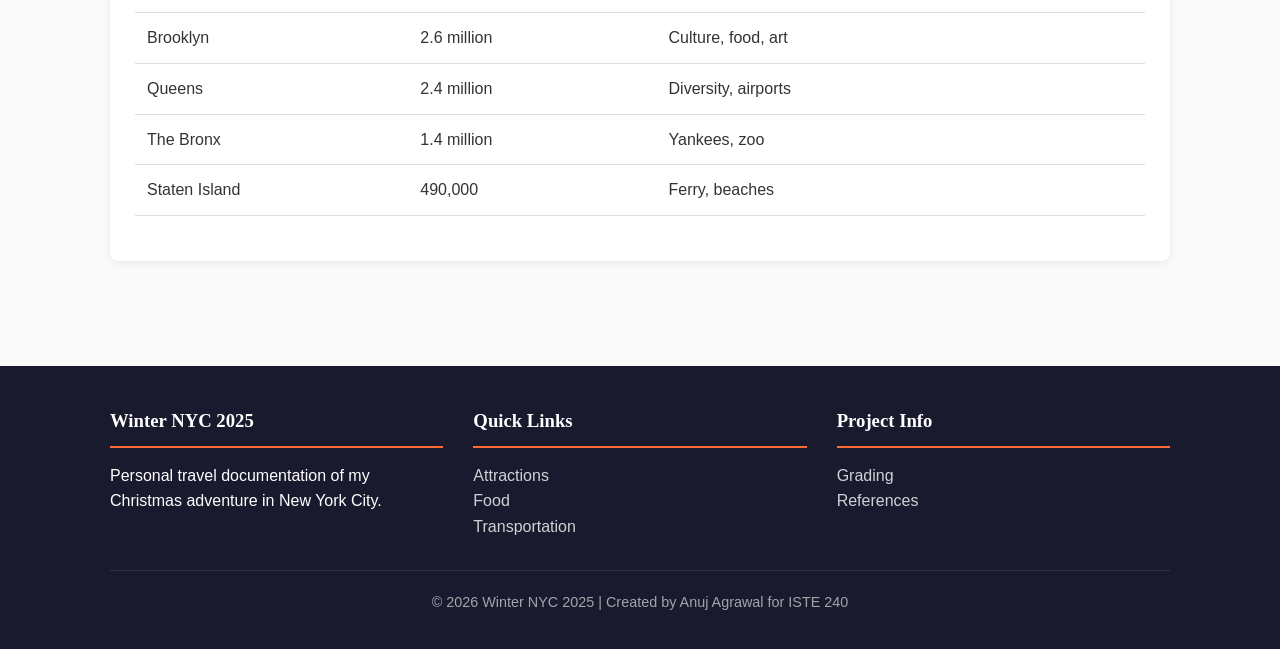
<file: neighborhoods.html>
<!doctype html>
<html lang="en">
  <head>
    <meta charset="UTF-8" />
    <meta name="viewport" content="width=device-width, initial-scale=1.0" />
    <title>Neighborhoods - Winter NYC 2025</title>
    <link rel="stylesheet" href="css/styles.css" />
  </head>
  <body>
    <header class="site-header">
      <div class="container">
        <div class="header-content">
          <div class="logo-section">
            <div class="logo">❄</div>
            <div>
              <h1 class="site-title">
                <a href="index.html">Winter NYC 2025</a>
              </h1>
              <p class="tagline">My Christmas Adventure</p>
            </div>
          </div>
        </div>
      </div>
    </header>

    <nav class="main-nav">
      <div class="container">
        <ul class="nav-list">
          <li><a href="index.html">Home</a></li>
          <li><a href="about.html">About</a></li>
          <li><a href="history.html">History</a></li>
          <li><a href="neighborhoods.html" class="active">Neighborhoods</a></li>
          <li class="dropdown">
            <a href="attractions.html">Attractions</a>
            <ul class="dropdown-menu">
              <li><a href="times-square.html">Times Square</a></li>
              <li><a href="central-park.html">Central Park</a></li>
              <li><a href="brooklyn-bridge.html">Brooklyn Bridge</a></li>
              <li><a href="rockefeller.html">Rockefeller Center</a></li>
            </ul>
          </li>
          <li><a href="food.html">Food</a></li>
          <li><a href="christmas.html">Christmas</a></li>
          <li><a href="transportation.html">Transportation</a></li>
          <li><a href="map.html">Map</a></li>
          <li><a href="grading.html">Grading</a></li>
          <li><a href="references.html">References</a></li>
        </ul>
      </div>
    </nav>

    <div class="breadcrumbs">
      <div class="container">
        <ul>
          <li><a href="index.html">Home</a></li>
          <li class="you-are-here">Neighborhoods</li>
        </ul>
      </div>
    </div>

    <main>
      <section class="page-hero">
        <div class="container">
          <h1>NYC Neighborhoods</h1>
          <p class="subtitle">Exploring the diverse areas of New York City</p>
        </div>
      </section>

      <div class="container">
        <section class="feature-section">
          <h2>The Five Boroughs</h2>
          <p>
            New York City is made up of five boroughs, each with its own unique
            character. During my visit, I had the chance to explore areas in
            Manhattan and Brooklyn.
          </p>
        </section>

        <section class="feature-section">
          <h2>Manhattan</h2>
          <p>
            Manhattan is the heart of NYC, where most famous attractions are
            located.
          </p>
          <div class="content-grid">
            <div class="content-card">
              <div class="card-content">
                <h3>Midtown</h3>
                <p>
                  Home to Times Square, Rockefeller Center, and the Empire State
                  Building.
                </p>
              </div>
            </div>
            <div class="content-card">
              <div class="card-content">
                <h3>Upper East/West Side</h3>
                <p>
                  Beautiful parks, museums, and residential areas near Central
                  Park.
                </p>
              </div>
            </div>
          </div>
        </section>

        <section class="feature-section">
          <h2>Brooklyn</h2>
          <p>
            Brooklyn offers a more relaxed vibe with diverse neighborhoods and
            great food.
          </p>
          <div class="content-grid">
            <div class="content-card">
              <div class="card-content">
                <h3>DUMBO</h3>
                <p>Near the Brooklyn Bridge with amazing Manhattan views.</p>
              </div>
            </div>
            <div class="content-card">
              <div class="card-content">
                <h3>Williamsburg</h3>
                <p>
                  Hip neighborhood with great restaurants and artistic culture.
                </p>
              </div>
            </div>
          </div>
        </section>

        <section class="feature-section">
          <h2>Borough Quick Facts</h2>
          <table class="data-table">
            <thead>
              <tr>
                <th>Borough</th>
                <th>Population</th>
                <th>Known For</th>
              </tr>
            </thead>
            <tbody>
              <tr>
                <td>Manhattan</td>
                <td>1.6 million</td>
                <td>Skyscrapers, Central Park</td>
              </tr>
              <tr>
                <td>Brooklyn</td>
                <td>2.6 million</td>
                <td>Culture, food, art</td>
              </tr>
              <tr>
                <td>Queens</td>
                <td>2.4 million</td>
                <td>Diversity, airports</td>
              </tr>
              <tr>
                <td>The Bronx</td>
                <td>1.4 million</td>
                <td>Yankees, zoo</td>
              </tr>
              <tr>
                <td>Staten Island</td>
                <td>490,000</td>
                <td>Ferry, beaches</td>
              </tr>
            </tbody>
          </table>
        </section>
      </div>
    </main>

    <footer class="site-footer">
      <div class="container">
        <div class="footer-content">
          <div class="footer-section">
            <h3>Winter NYC 2025</h3>
            <p>
              Personal travel documentation of my Christmas adventure in New
              York City.
            </p>
          </div>
          <div class="footer-section">
            <h3>Quick Links</h3>
            <ul>
              <li><a href="attractions.html">Attractions</a></li>
              <li><a href="food.html">Food</a></li>
              <li><a href="transportation.html">Transportation</a></li>
            </ul>
          </div>
          <div class="footer-section">
            <h3>Project Info</h3>
            <ul>
              <li><a href="grading.html">Grading</a></li>
              <li><a href="references.html">References</a></li>
            </ul>
          </div>
        </div>
        <div class="footer-bottom">
          <p>
            &copy; 2026 Winter NYC 2025 | Created by Anuj Agrawal for ISTE 240
          </p>
        </div>
      </div>
    </footer>
  </body>
</html>
</file>
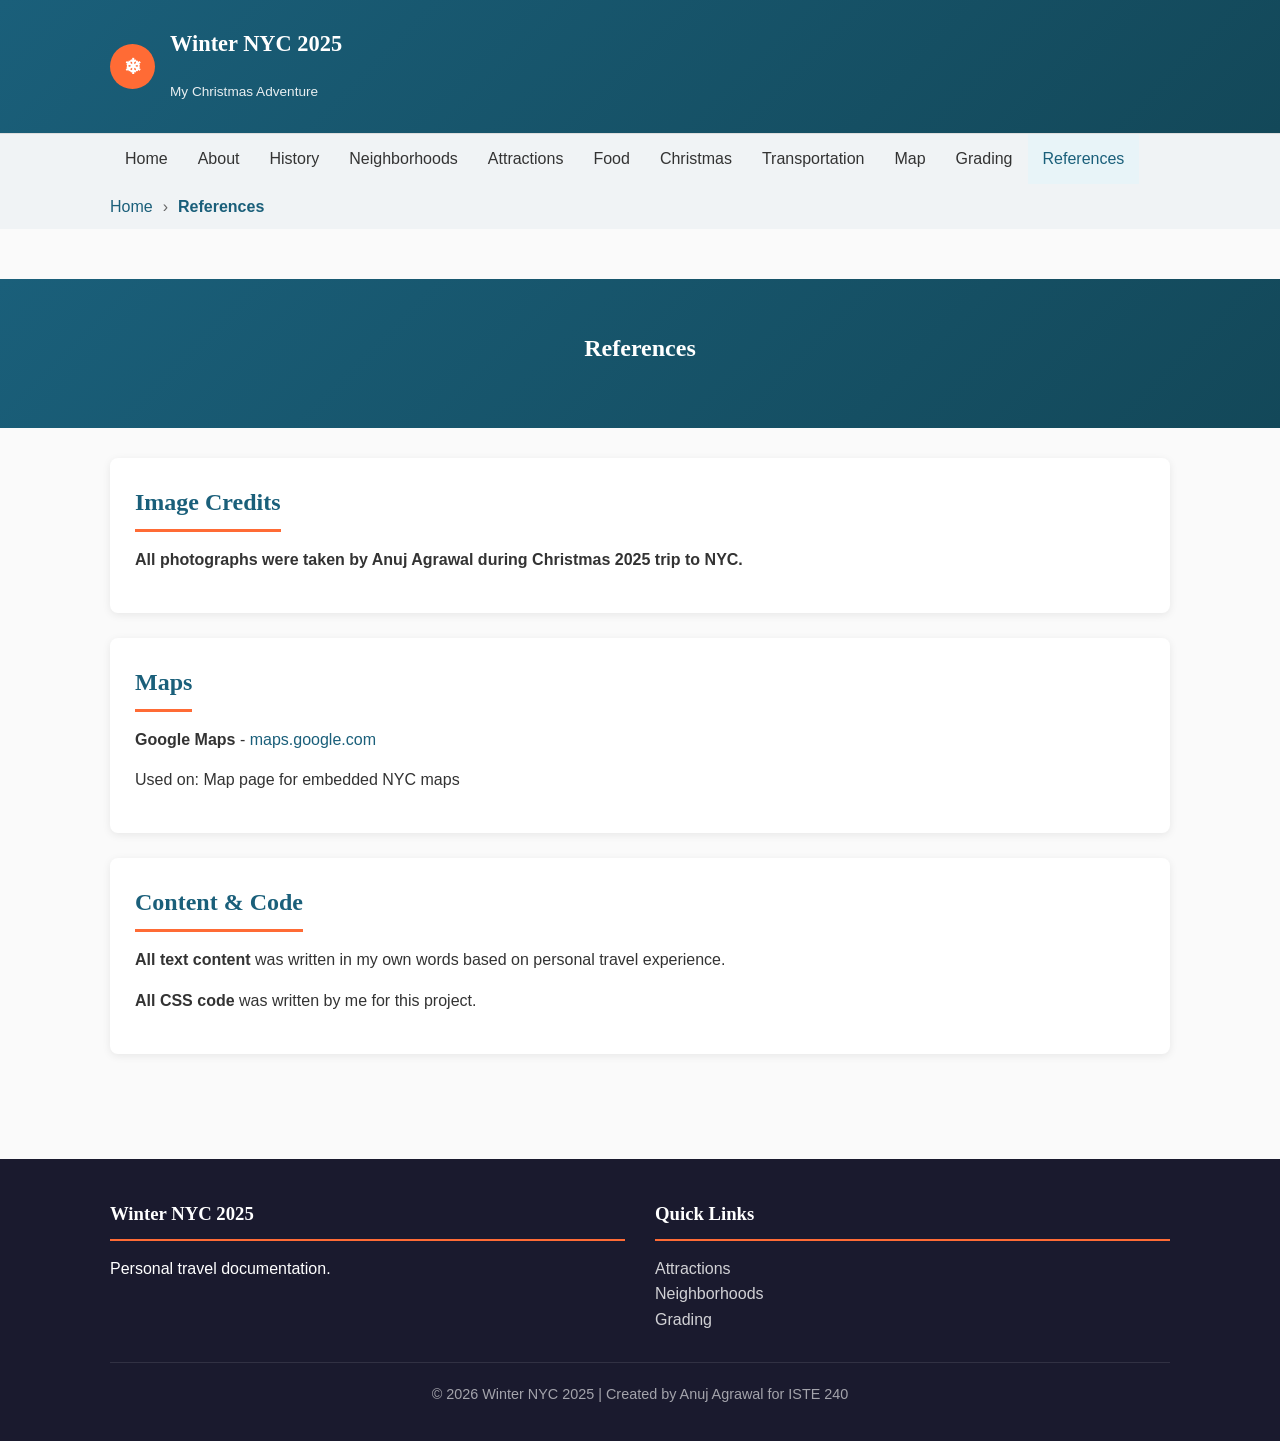
<file: references.html>
<!doctype html>
<html lang="en">
  <head>
    <meta charset="UTF-8" />
    <meta name="viewport" content="width=device-width, initial-scale=1.0" />
    <title>References - Winter NYC 2025</title>
    <link rel="stylesheet" href="css/styles.css" />
  </head>
  <body>
    <header class="site-header">
      <div class="container">
        <div class="header-content">
          <div class="logo-section">
            <div class="logo">❄</div>
            <div>
              <h1 class="site-title">
                <a href="index.html">Winter NYC 2025</a>
              </h1>
              <p class="tagline">My Christmas Adventure</p>
            </div>
          </div>
        </div>
      </div>
    </header>

    <nav class="main-nav">
      <div class="container">
        <ul class="nav-list">
          <li><a href="index.html">Home</a></li>
          <li><a href="about.html">About</a></li>
          <li><a href="history.html">History</a></li>
          <li><a href="neighborhoods.html">Neighborhoods</a></li>
          <li class="dropdown">
            <a href="attractions.html">Attractions</a>
            <ul class="dropdown-menu">
              <li><a href="times-square.html">Times Square</a></li>
              <li><a href="central-park.html">Central Park</a></li>
              <li><a href="brooklyn-bridge.html">Brooklyn Bridge</a></li>
              <li><a href="rockefeller.html">Rockefeller Center</a></li>
            </ul>
          </li>
          <li><a href="food.html">Food</a></li>
          <li><a href="christmas.html">Christmas</a></li>
          <li><a href="transportation.html">Transportation</a></li>
          <li><a href="map.html">Map</a></li>
          <li><a href="grading.html">Grading</a></li>
          <li><a href="references.html" class="active">References</a></li>
        </ul>
      </div>
    </nav>

    <div class="breadcrumbs">
      <div class="container">
        <ul>
          <li><a href="index.html">Home</a></li>
          <li class="you-are-here">References</li>
        </ul>
      </div>
    </div>

    <main>
      <section class="page-hero">
        <div class="container">
          <h1>References</h1>
        </div>
      </section>

      <div class="container">
        <section class="feature-section">
          <h2>Image Credits</h2>
          <p>
            <strong
              >All photographs were taken by Anuj Agrawal during Christmas 2025
              trip to NYC.</strong
            >
          </p>
        </section>

        <section class="feature-section">
          <h2>Maps</h2>
          <p>
            <strong>Google Maps</strong> -
            <a href="https://www.google.com/maps" target="_blank"
              >maps.google.com</a
            >
          </p>
          <p>Used on: Map page for embedded NYC maps</p>
        </section>

        <section class="feature-section">
          <h2>Content & Code</h2>
          <p>
            <strong>All text content</strong> was written in my own words based
            on personal travel experience.
          </p>
          <p>
            <strong>All CSS code</strong> was written by me for this project.
          </p>
        </section>
      </div>
    </main>

    <footer class="site-footer">
      <div class="container">
        <div class="footer-content">
          <div class="footer-section">
            <h3>Winter NYC 2025</h3>
            <p>Personal travel documentation.</p>
          </div>
          <div class="footer-section">
            <h3>Quick Links</h3>
            <ul>
              <li><a href="attractions.html">Attractions</a></li>
              <li><a href="neighborhoods.html">Neighborhoods</a></li>
              <li><a href="grading.html">Grading</a></li>
            </ul>
          </div>
        </div>
        <div class="footer-bottom">
          <p>
            &copy; 2026 Winter NYC 2025 | Created by Anuj Agrawal for ISTE 240
          </p>
        </div>
      </div>
    </footer>
  </body>
</html>
</file>
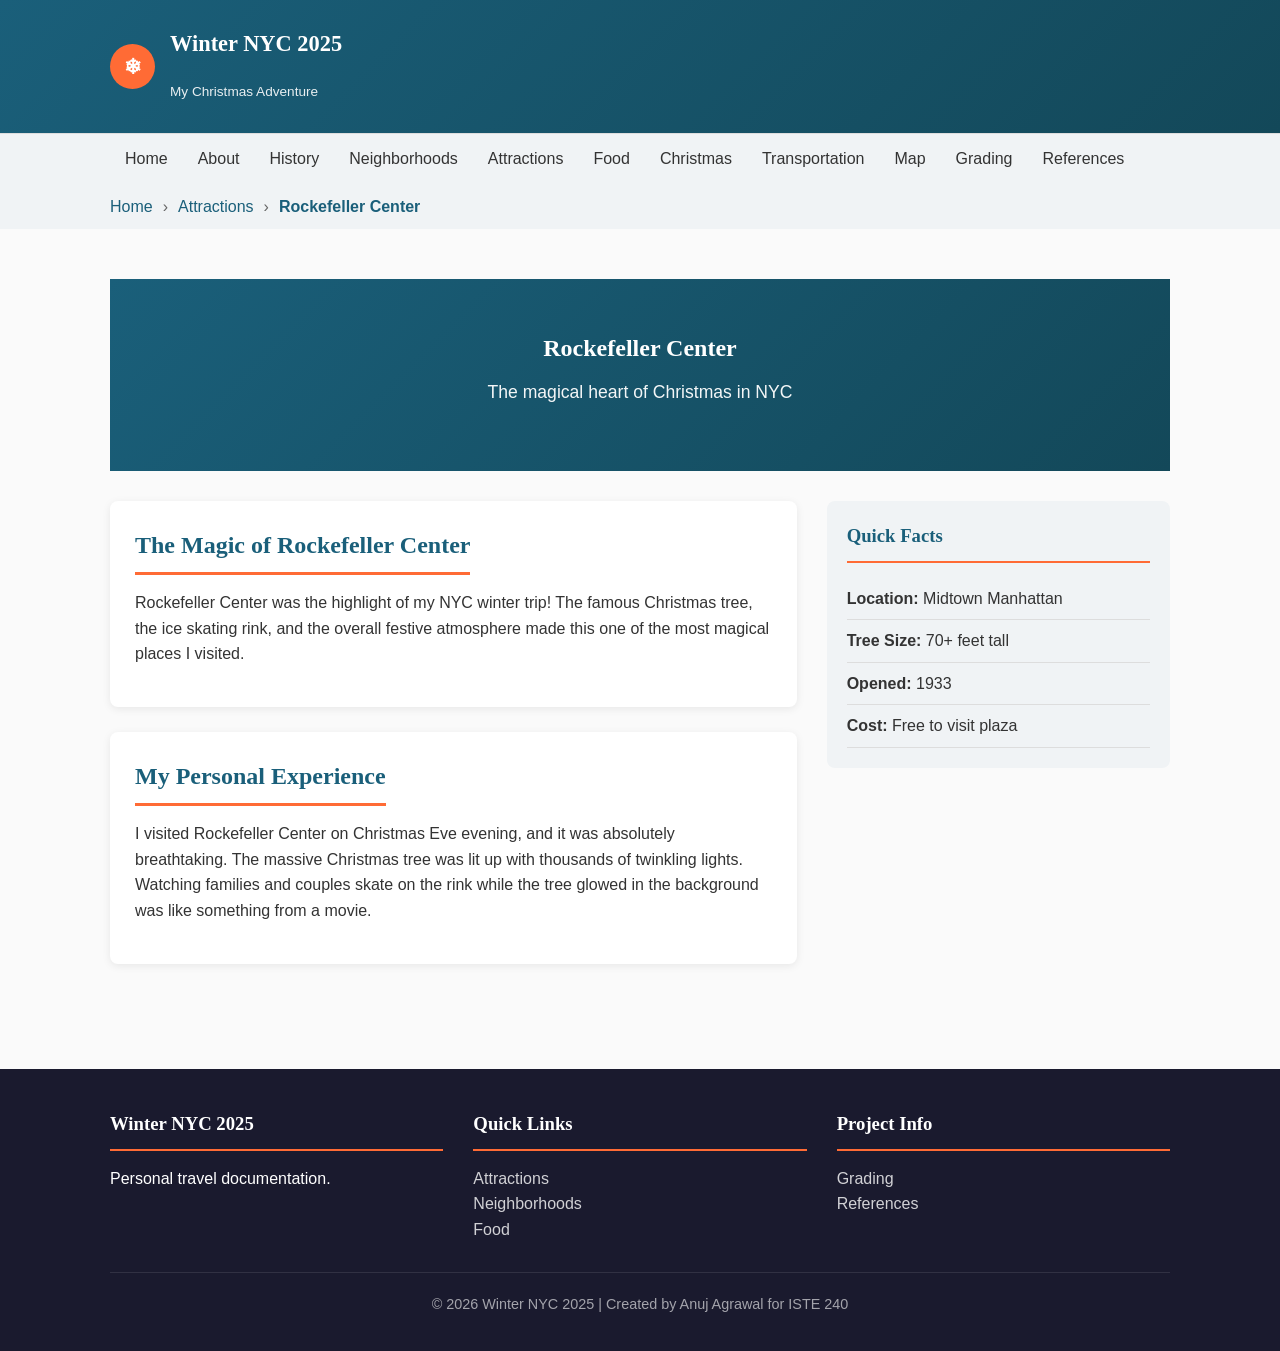
<file: rockefeller.html>
<!doctype html>
<html lang="en">
  <head>
    <meta charset="UTF-8" />
    <meta name="viewport" content="width=device-width, initial-scale=1.0" />
    <title>Rockefeller Center - Winter NYC 2025</title>
    <link rel="stylesheet" href="css/styles.css" />
  </head>
  <body>
    <header class="site-header">
      <div class="container">
        <div class="header-content">
          <div class="logo-section">
            <div class="logo">❄</div>
            <div>
              <h1 class="site-title">
                <a href="index.html">Winter NYC 2025</a>
              </h1>
              <p class="tagline">My Christmas Adventure</p>
            </div>
          </div>
        </div>
      </div>
    </header>

    <nav class="main-nav">
      <div class="container">
        <ul class="nav-list">
          <li><a href="index.html">Home</a></li>
          <li><a href="about.html">About</a></li>
          <li><a href="history.html">History</a></li>
          <li><a href="neighborhoods.html">Neighborhoods</a></li>
          <li class="dropdown">
            <a href="attractions.html">Attractions</a>
            <ul class="dropdown-menu">
              <li><a href="times-square.html">Times Square</a></li>
              <li><a href="central-park.html">Central Park</a></li>
              <li><a href="brooklyn-bridge.html">Brooklyn Bridge</a></li>
              <li><a href="rockefeller.html">Rockefeller Center</a></li>
            </ul>
          </li>
          <li><a href="food.html">Food</a></li>
          <li><a href="christmas.html">Christmas</a></li>
          <li><a href="transportation.html">Transportation</a></li>
          <li><a href="map.html">Map</a></li>
          <li><a href="grading.html">Grading</a></li>
          <li><a href="references.html">References</a></li>
        </ul>
      </div>
    </nav>

    <div class="breadcrumbs">
      <div class="container">
        <ul>
          <li><a href="index.html">Home</a></li>
          <li><a href="attractions.html">Attractions</a></li>
          <li class="you-are-here">Rockefeller Center</li>
        </ul>
      </div>
    </div>

    <main>
      <div class="container">
        <section class="page-hero">
          <h1>Rockefeller Center</h1>
          <p class="subtitle">The magical heart of Christmas in NYC</p>
        </section>

        <div class="attraction-content">
          <div class="main-content">
            <section class="feature-section">
              <h2>The Magic of Rockefeller Center</h2>
              <p>
                Rockefeller Center was the highlight of my NYC winter trip! The
                famous Christmas tree, the ice skating rink, and the overall
                festive atmosphere made this one of the most magical places I
                visited.
              </p>
            </section>

            <section class="feature-section">
              <h2>My Personal Experience</h2>
              <p>
                I visited Rockefeller Center on Christmas Eve evening, and it
                was absolutely breathtaking. The massive Christmas tree was lit
                up with thousands of twinkling lights. Watching families and
                couples skate on the rink while the tree glowed in the
                background was like something from a movie.
              </p>
            </section>
          </div>

          <aside class="sidebar-info">
            <h3>Quick Facts</h3>
            <ul>
              <li><strong>Location:</strong> Midtown Manhattan</li>
              <li><strong>Tree Size:</strong> 70+ feet tall</li>
              <li><strong>Opened:</strong> 1933</li>
              <li><strong>Cost:</strong> Free to visit plaza</li>
            </ul>
          </aside>
        </div>
      </div>
    </main>

    <footer class="site-footer">
      <div class="container">
        <div class="footer-content">
          <div class="footer-section">
            <h3>Winter NYC 2025</h3>
            <p>Personal travel documentation.</p>
          </div>
          <div class="footer-section">
            <h3>Quick Links</h3>
            <ul>
              <li><a href="attractions.html">Attractions</a></li>
              <li><a href="neighborhoods.html">Neighborhoods</a></li>
              <li><a href="food.html">Food</a></li>
            </ul>
          </div>
          <div class="footer-section">
            <h3>Project Info</h3>
            <ul>
              <li><a href="grading.html">Grading</a></li>
              <li><a href="references.html">References</a></li>
            </ul>
          </div>
        </div>
        <div class="footer-bottom">
          <p>
            &copy; 2026 Winter NYC 2025 | Created by Anuj Agrawal for ISTE 240
          </p>
        </div>
      </div>
    </footer>
  </body>
</html>
</file>
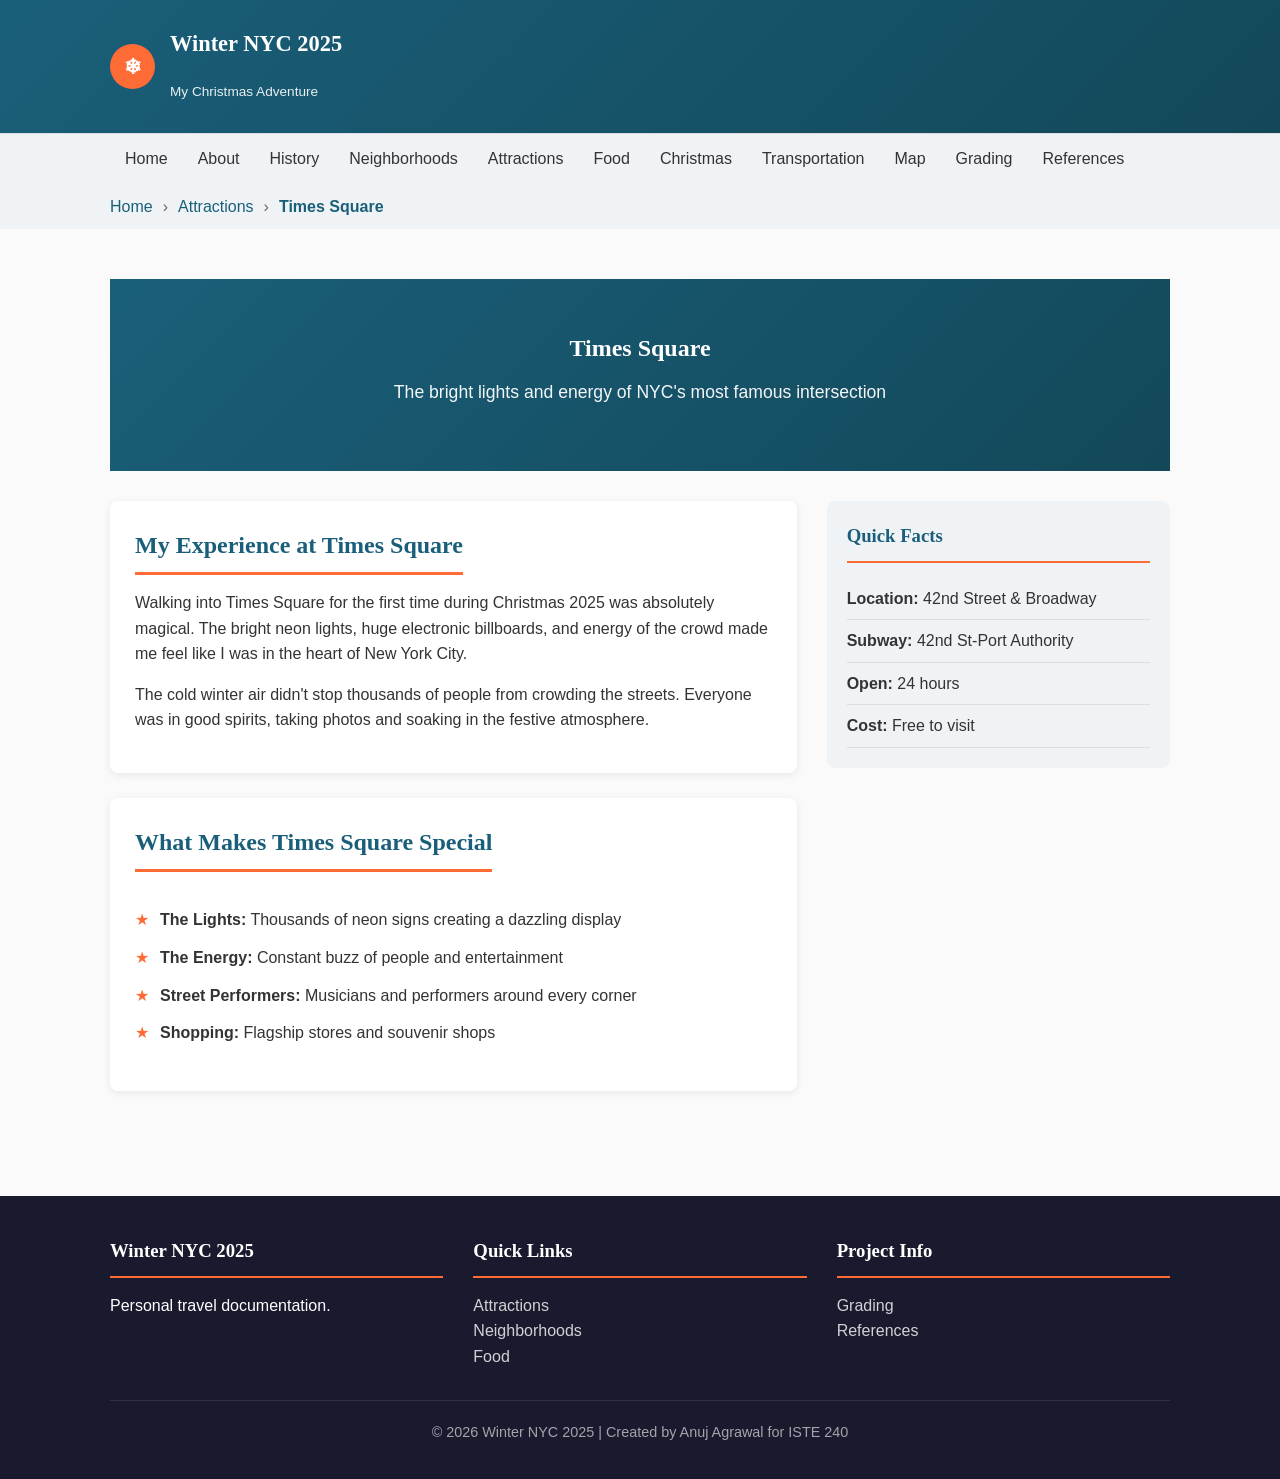
<file: times-square.html>
<!doctype html>
<html lang="en">
  <head>
    <meta charset="UTF-8" />
    <meta name="viewport" content="width=device-width, initial-scale=1.0" />
    <title>Times Square - Winter NYC 2025</title>
    <link rel="stylesheet" href="css/styles.css" />
  </head>
  <body>
    <header class="site-header">
      <div class="container">
        <div class="header-content">
          <div class="logo-section">
            <div class="logo">❄</div>
            <div>
              <h1 class="site-title">
                <a href="index.html">Winter NYC 2025</a>
              </h1>
              <p class="tagline">My Christmas Adventure</p>
            </div>
          </div>
        </div>
      </div>
    </header>

    <nav class="main-nav">
      <div class="container">
        <ul class="nav-list">
          <li><a href="index.html">Home</a></li>
          <li><a href="about.html">About</a></li>
          <li><a href="history.html">History</a></li>
          <li><a href="neighborhoods.html">Neighborhoods</a></li>
          <li class="dropdown">
            <a href="attractions.html">Attractions</a>
            <ul class="dropdown-menu">
              <li><a href="times-square.html">Times Square</a></li>
              <li><a href="central-park.html">Central Park</a></li>
              <li><a href="brooklyn-bridge.html">Brooklyn Bridge</a></li>
              <li><a href="rockefeller.html">Rockefeller Center</a></li>
            </ul>
          </li>
          <li><a href="food.html">Food</a></li>
          <li><a href="christmas.html">Christmas</a></li>
          <li><a href="transportation.html">Transportation</a></li>
          <li><a href="map.html">Map</a></li>
          <li><a href="grading.html">Grading</a></li>
          <li><a href="references.html">References</a></li>
        </ul>
      </div>
    </nav>

    <div class="breadcrumbs">
      <div class="container">
        <ul>
          <li><a href="index.html">Home</a></li>
          <li><a href="attractions.html">Attractions</a></li>
          <li class="you-are-here">Times Square</li>
        </ul>
      </div>
    </div>

    <main>
      <div class="container">
        <section class="page-hero">
          <h1>Times Square</h1>
          <p class="subtitle">
            The bright lights and energy of NYC's most famous intersection
          </p>
        </section>

        <div class="attraction-content">
          <div class="main-content">
            <section class="feature-section">
              <h2>My Experience at Times Square</h2>
              <p>
                Walking into Times Square for the first time during Christmas
                2025 was absolutely magical. The bright neon lights, huge
                electronic billboards, and energy of the crowd made me feel like
                I was in the heart of New York City.
              </p>
              <p>
                The cold winter air didn't stop thousands of people from
                crowding the streets. Everyone was in good spirits, taking
                photos and soaking in the festive atmosphere.
              </p>
            </section>

            <section class="feature-section">
              <h2>What Makes Times Square Special</h2>
              <ul class="content-list">
                <li>
                  <strong>The Lights:</strong> Thousands of neon signs creating
                  a dazzling display
                </li>
                <li>
                  <strong>The Energy:</strong> Constant buzz of people and
                  entertainment
                </li>
                <li>
                  <strong>Street Performers:</strong> Musicians and performers
                  around every corner
                </li>
                <li>
                  <strong>Shopping:</strong> Flagship stores and souvenir shops
                </li>
              </ul>
            </section>
          </div>

          <aside class="sidebar-info">
            <h3>Quick Facts</h3>
            <ul>
              <li><strong>Location:</strong> 42nd Street & Broadway</li>
              <li><strong>Subway:</strong> 42nd St-Port Authority</li>
              <li><strong>Open:</strong> 24 hours</li>
              <li><strong>Cost:</strong> Free to visit</li>
            </ul>
          </aside>
        </div>
      </div>
    </main>

    <footer class="site-footer">
      <div class="container">
        <div class="footer-content">
          <div class="footer-section">
            <h3>Winter NYC 2025</h3>
            <p>Personal travel documentation.</p>
          </div>
          <div class="footer-section">
            <h3>Quick Links</h3>
            <ul>
              <li><a href="attractions.html">Attractions</a></li>
              <li><a href="neighborhoods.html">Neighborhoods</a></li>
              <li><a href="food.html">Food</a></li>
            </ul>
          </div>
          <div class="footer-section">
            <h3>Project Info</h3>
            <ul>
              <li><a href="grading.html">Grading</a></li>
              <li><a href="references.html">References</a></li>
            </ul>
          </div>
        </div>
        <div class="footer-bottom">
          <p>
            &copy; 2026 Winter NYC 2025 | Created by Anuj Agrawal for ISTE 240
          </p>
        </div>
      </div>
    </footer>
  </body>
</html>
</file>
<file: css/styles.css>
/* Main Stylesheet */
* {
  margin: 0;
  padding: 0;
  box-sizing: border-box;
}

body {
  font-family: "Segoe UI", Tahoma, Geneva, Verdana, sans-serif;
  line-height: 1.6;
  color: #333;
  background-color: #fafafa;
}

h1,
h2,
h3,
h4 {
  font-family: "Georgia", serif;
  margin-bottom: 15px;
}

h1 {
  color: white;
}
h2 {
  color: #1a5f7a;
  border-bottom: 3px solid #ff6b35;
  padding-bottom: 8px;
  display: inline-block;
}
h3 {
  color: #1a5f7a;
}

p {
  margin-bottom: 15px;
}

a {
  color: #1a5f7a;
  text-decoration: none;
}

a:hover {
  color: #ff6b35;
}

/* Layout */
.container {
  max-width: 1100px;
  margin: 0 auto;
  padding: 0 20px;
}

main {
  padding: 30px 0;
  min-height: calc(100vh - 300px);
}

/* Header */
.site-header {
  background: linear-gradient(135deg, #1a5f7a, #134859);
  color: white;
  padding: 15px 0;
}

.header-content {
  display: flex;
  justify-content: space-between;
  align-items: center;
}

.logo-section {
  display: flex;
  align-items: center;
  gap: 15px;
}

.logo {
  width: 45px;
  height: 45px;
  background: #ff6b35;
  border-radius: 50%;
  display: flex;
  align-items: center;
  justify-content: center;
  font-size: 1.3rem;
  font-weight: bold;
  color: white;
}

.site-title a {
  color: white;
  font-size: 1.4rem;
  font-family: "Georgia", serif;
}

.tagline {
  font-size: 0.85rem;
  opacity: 0.9;
}

/* Navigation */
.main-nav {
  background: #f0f3f5;
  border-top: 1px solid #ddd;
}

.nav-list {
  display: flex;
  list-style: none;
  flex-wrap: wrap;
  padding: 0;
}

.nav-list > li > a {
  display: block;
  padding: 12px 15px;
  color: #333;
  font-weight: 500;
}

.nav-list > li > a:hover,
.nav-list > li > a.active {
  color: #1a5f7a;
  background: #e8f4f8;
}

.dropdown {
  position: relative;
}

.dropdown-menu {
  position: absolute;
  top: 100%;
  left: 0;
  background: white;
  min-width: 200px;
  box-shadow: 0 4px 10px rgba(0, 0, 0, 0.15);
  display: none;
  list-style: none;
  z-index: 100;
}

.dropdown:hover .dropdown-menu {
  display: block;
}

.dropdown-menu li {
  border-bottom: 1px solid #eee;
}

.dropdown-menu a {
  display: block;
  padding: 10px 15px;
  color: #333;
}

.dropdown-menu a:hover {
  background: #e8f4f8;
  padding-left: 20px;
}

/* Breadcrumbs */
.breadcrumbs {
  background: #f0f3f5;
  padding: 10px 0;
  margin-bottom: 20px;
}

.breadcrumbs ul {
  list-style: none;
  display: flex;
  flex-wrap: wrap;
  gap: 10px;
}

.breadcrumbs li::after {
  content: "›";
  margin-left: 10px;
  color: #666;
}

.breadcrumbs li:last-child::after {
  content: none;
}

.breadcrumbs li.you-are-here {
  font-weight: bold;
  color: #1a5f7a;
}

.breadcrumbs li.you-are-here::after {
  content: none;
}

/* Page Hero */
.page-hero {
  background: linear-gradient(135deg, #1a5f7a, #134859);
  color: white;
  padding: 50px 20px;
  text-align: center;
  margin-bottom: 30px;
}

.page-hero h1 {
  margin-bottom: 10px;
}

.page-hero .subtitle {
  font-size: 1.1rem;
  opacity: 0.95;
}

/* Content Sections */
.feature-section {
  background: white;
  padding: 25px;
  border-radius: 8px;
  margin-bottom: 25px;
  box-shadow: 0 2px 8px rgba(0, 0, 0, 0.08);
}

.highlight-box {
  background: #e8f4f8;
  border-left: 4px solid #ff6b35;
  padding: 20px;
  margin: 20px 0;
}

/* Content Grid */
.content-grid {
  display: grid;
  grid-template-columns: repeat(auto-fit, minmax(280px, 1fr));
  gap: 20px;
  margin: 25px 0;
}

.content-card {
  background: white;
  border-radius: 8px;
  overflow: hidden;
  box-shadow: 0 2px 8px rgba(0, 0, 0, 0.08);
}

.card-content {
  padding: 20px;
}

.card-content h3 {
  margin-bottom: 10px;
}

.card-link {
  display: inline-block;
  font-weight: 600;
  margin-top: 10px;
}

/* Attraction Header */
.attraction-header {
  background: linear-gradient(135deg, #1a5f7a, #134859);
  padding: 60px 30px;
  border-radius: 10px;
  margin-bottom: 30px;
}

.attraction-overlay h1 {
  margin-bottom: 15px;
}

.attraction-meta {
  display: flex;
  gap: 20px;
  font-size: 0.95rem;
  opacity: 0.95;
}

.attraction-content {
  display: grid;
  grid-template-columns: 2fr 1fr;
  gap: 30px;
}

.sidebar-info {
  background: #f0f3f5;
  padding: 20px;
  border-radius: 8px;
  height: fit-content;
}

.sidebar-info h3 {
  border-bottom: 2px solid #ff6b35;
  padding-bottom: 10px;
  margin-bottom: 15px;
}

.sidebar-info ul {
  list-style: none;
}

.sidebar-info li {
  padding: 8px 0;
  border-bottom: 1px solid #ddd;
}

/* Timeline */
.timeline {
  position: relative;
  padding: 30px 0;
}

.timeline::before {
  content: "";
  position: absolute;
  left: 50%;
  transform: translateX(-50%);
  width: 4px;
  height: 100%;
  background: #1a5f7a;
}

.timeline-item {
  position: relative;
  width: 50%;
  padding: 15px;
  margin-bottom: 25px;
}

.timeline-item:nth-child(odd) {
  padding-right: 30px;
  text-align: right;
}

.timeline-item:nth-child(even) {
  padding-left: 30px;
  margin-left: 50%;
}

.timeline-item::before {
  content: "";
  position: absolute;
  width: 18px;
  height: 18px;
  background: #ff6b35;
  border: 3px solid white;
  border-radius: 50%;
  top: 15px;
}

.timeline-item:nth-child(odd)::before {
  right: -11px;
}

.timeline-item:nth-child(even)::before {
  left: -11px;
}

.timeline-date {
  font-weight: bold;
  color: #1a5f7a;
  margin-bottom: 5px;
}

/* Data Table */
.data-table {
  width: 100%;
  border-collapse: collapse;
  margin: 20px 0;
  background: white;
}

.data-table th,
.data-table td {
  padding: 12px;
  text-align: left;
  border-bottom: 1px solid #ddd;
}

.data-table th {
  background: #1a5f7a;
  color: white;
}

.data-table tr:hover {
  background: #f5f5f5;
}

/* Lists */
.content-list {
  list-style: none;
  margin: 20px 0;
}

.content-list li {
  position: relative;
  padding-left: 25px;
  margin-bottom: 12px;
}

.content-list li::before {
  content: "★";
  position: absolute;
  left: 0;
  color: #ff6b35;
}

.content-list.inline {
  display: flex;
  flex-wrap: wrap;
  gap: 12px;
}

.content-list.inline li {
  background: #e8f4f8;
  padding: 8px 15px;
  border-radius: 20px;
  padding-left: 15px;
}

.content-list.inline li::before {
  content: none;
}

/* Footer */
.site-footer {
  background: #1a1a2e;
  color: white;
  padding: 40px 0 20px;
  margin-top: 50px;
}

.footer-content {
  display: grid;
  grid-template-columns: repeat(auto-fit, minmax(220px, 1fr));
  gap: 30px;
  margin-bottom: 30px;
}

.footer-section h3 {
  color: white;
  border-bottom: 2px solid #ff6b35;
  padding-bottom: 10px;
  margin-bottom: 15px;
}

.footer-section ul {
  list-style: none;
}

.footer-section a {
  color: rgba(255, 255, 255, 0.8);
}

.footer-section a:hover {
  color: #ff6b35;
}

.footer-bottom {
  text-align: center;
  padding-top: 20px;
  border-top: 1px solid rgba(255, 255, 255, 0.1);
  font-size: 0.9rem;
  color: rgba(255, 255, 255, 0.6);
}

/* Personal Story */
.personal-story {
  background: white;
  padding: 25px;
  border-radius: 8px;
  margin-bottom: 25px;
  border-left: 4px solid #1a5f7a;
}

/* Map */
.map-container {
  background: #f0f3f5;
  padding: 20px;
  border-radius: 8px;
  margin: 20px 0;
}

/* Reference Items */
.reference-item {
  background: white;
  padding: 20px;
  margin-bottom: 20px;
  border-radius: 8px;
  box-shadow: 0 2px 8px rgba(0, 0, 0, 0.08);
  border-left: 4px solid #1a5f7a;
}

/* Grading */
.grade-category {
  background: white;
  padding: 25px;
  margin-bottom: 25px;
  border-radius: 8px;
  box-shadow: 0 2px 8px rgba(0, 0, 0, 0.08);
}

.grade-category h3 {
  border-bottom: 2px solid #ff6b35;
  padding-bottom: 10px;
  margin-bottom: 15px;
}

.grade-item {
  display: flex;
  align-items: flex-start;
  gap: 15px;
  padding: 12px 0;
  border-bottom: 1px solid #eee;
}

.grade-check {
  color: #27ae60;
  font-weight: bold;
  min-width: 25px;
}

/* Mobile */
@media (max-width: 768px) {
  .header-content {
    flex-direction: column;
    text-align: center;
  }

  .nav-list {
    flex-direction: column;
  }

  .dropdown-menu {
    position: static;
    display: block;
    box-shadow: none;
    background: #f5f5f5;
  }

  .attraction-content {
    grid-template-columns: 1fr;
  }

  .timeline::before {
    left: 20px;
  }

  .timeline-item {
    width: 100%;
    padding-left: 40px !important;
    padding-right: 0 !important;
    text-align: left !important;
    margin-left: 0 !important;
  }

  .timeline-item::before {
    left: 10px !important;
  }

  .footer-content {
    grid-template-columns: 1fr;
    text-align: center;
  }
}

/* ========================================
IMAGE STYLES
======================================== */

/* Responsive Images */
img {
  max-width: 100%;
  height: auto;
  display: block;
}

/* Image in Content Cards */
.content-card img {
  width: 100%;
  height: 200px;
  object-fit: cover;
  border-radius: 8px 8px 0 0;
}

.content-card {
  transition:
    transform 0.3s ease,
    box-shadow 0.3s ease;
}

.content-card:hover {
  transform: translateY(-5px);
  box-shadow: 0 8px 20px rgba(0, 0, 0, 0.15);
}

/* Attraction Header Image */
.attraction-header {
  position: relative;
  height: 400px;
  overflow: hidden;
  border-radius: 10px;
  margin-bottom: 30px;
}

.attraction-header img {
  width: 100%;
  height: 100%;
  object-fit: cover;
}

.attraction-overlay {
  position: absolute;
  bottom: 0;
  left: 0;
  right: 0;
  background: linear-gradient(transparent, rgba(0, 0, 0, 0.8));
  padding: 30px;
  color: white;
}

.attraction-overlay h1 {
  margin-bottom: 10px;
}

/* Image Container */
.image-container {
  background: #f0f3f5;
  padding: 15px;
  border-radius: 8px;
  margin: 20px 0;
}

.image-container img {
  border-radius: 5px;
  width: 100%;
}

/* Gallery Grid */
.gallery {
  display: grid;
  grid-template-columns: repeat(auto-fill, minmax(250px, 1fr));
  gap: 15px;
  margin: 25px 0;
}

.gallery-item {
  position: relative;
  overflow: hidden;
  border-radius: 8px;
  aspect-ratio: 4/3;
}

.gallery-item img {
  width: 100%;
  height: 100%;
  object-fit: cover;
  transition: transform 0.3s ease;
}

.gallery-item:hover img {
  transform: scale(1.1);
}

/* Profile Images */
.profile-image {
  width: 150px;
  height: 150px;
  border-radius: 50%;
  object-fit: cover;
  border: 4px solid #1a5f7a;
  margin: 0 auto 20px;
  display: block;
}

/* Image Caption */
.image-caption {
  font-size: 0.9rem;
  color: #666;
  text-align: center;
  margin-top: 10px;
  font-style: italic;
}

/* Two Column Images */
.image-row {
  display: grid;
  grid-template-columns: repeat(2, 1fr);
  gap: 15px;
  margin: 20px 0;
}

.image-row img {
  border-radius: 8px;
  width: 100%;
  height: 200px;
  object-fit: cover;
}

/* Image with Text Side by Side */
.image-text-combo {
  display: flex;
  gap: 25px;
  align-items: flex-start;
  margin: 25px 0;
}

.image-text-combo img {
  width: 300px;
  height: 200px;
  object-fit: cover;
  border-radius: 8px;
  flex-shrink: 0;
}

.image-text-combo p {
  flex: 1;
}

/* Hero Background Image */
.hero-image {
  background-image: url("../images/Manhattan 1.jpeg");
  background-size: cover;
  background-position: center;
  background-attachment: fixed;
  min-height: 400px;
  display: flex;
  align-items: center;
  justify-content: center;
}

/* Image Shadow */
img.shadow {
  box-shadow: 0 4px 15px rgba(0, 0, 0, 0.2);
}

/* Rounded Image */
img.rounded {
  border-radius: 10px;
}

/* Thumbnail */
.thumbnail {
  width: 80px;
  height: 80px;
  object-fit: cover;
  border-radius: 5px;
  cursor: pointer;
  transition: opacity 0.3s ease;
}

.thumbnail:hover {
  opacity: 0.7;
}

/* Image Grid 3 Columns */
.image-grid-3 {
  display: grid;
  grid-template-columns: repeat(3, 1fr);
  gap: 15px;
  margin: 20px 0;
}

.image-grid-3 img {
  width: 100%;
  height: 180px;
  object-fit: cover;
  border-radius: 8px;
}

/* Mobile Image Styles */
@media (max-width: 768px) {
  .content-card img {
    height: 180px;
  }

  .attraction-header {
    height: 250px;
  }

  .image-row {
    grid-template-columns: 1fr;
  }

  .image-text-combo {
    flex-direction: column;
  }

  .image-text-combo img {
    width: 100%;
  }

  .image-grid-3 {
    grid-template-columns: repeat(2, 1fr);
  }

  .gallery {
    grid-template-columns: 1fr;
  }
}

@media (max-width: 480px) {
  .content-card img {
    height: 150px;
  }

  .image-grid-3 {
    grid-template-columns: 1fr;
  }
}
</file>
